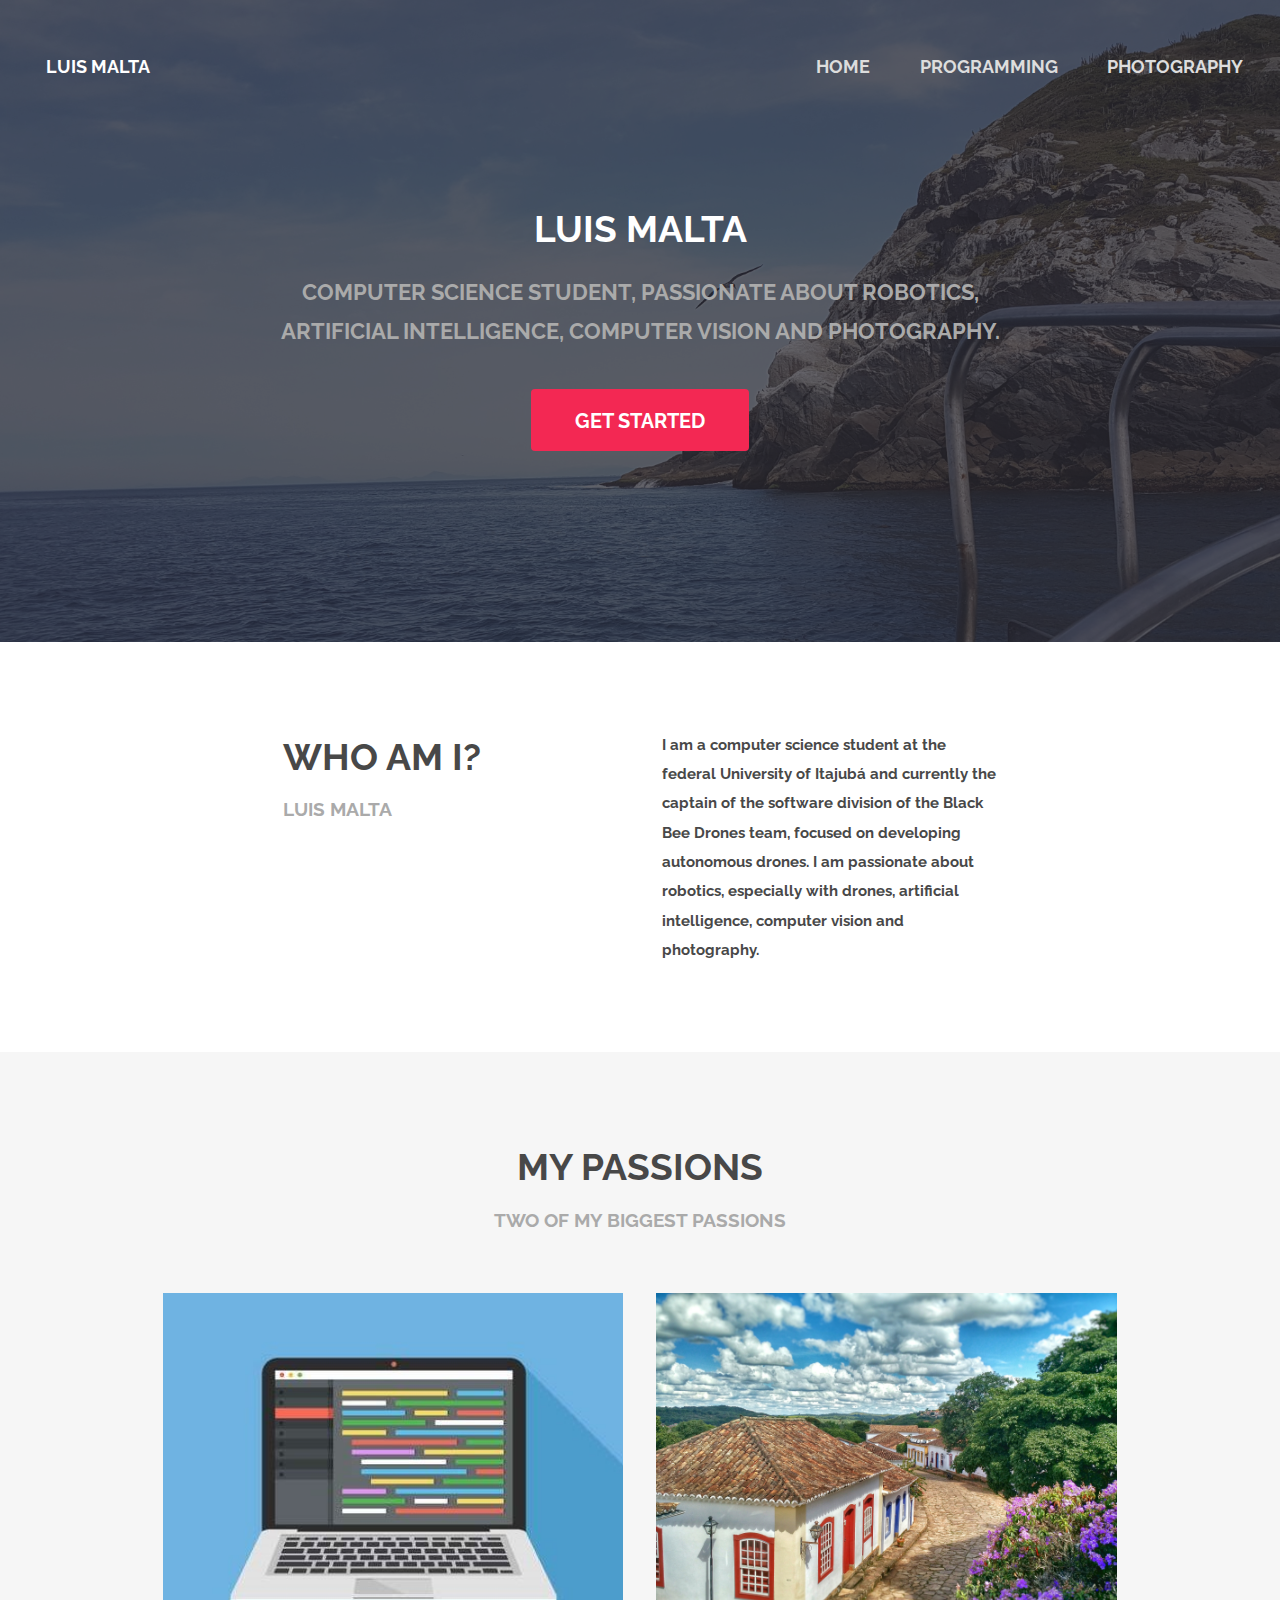
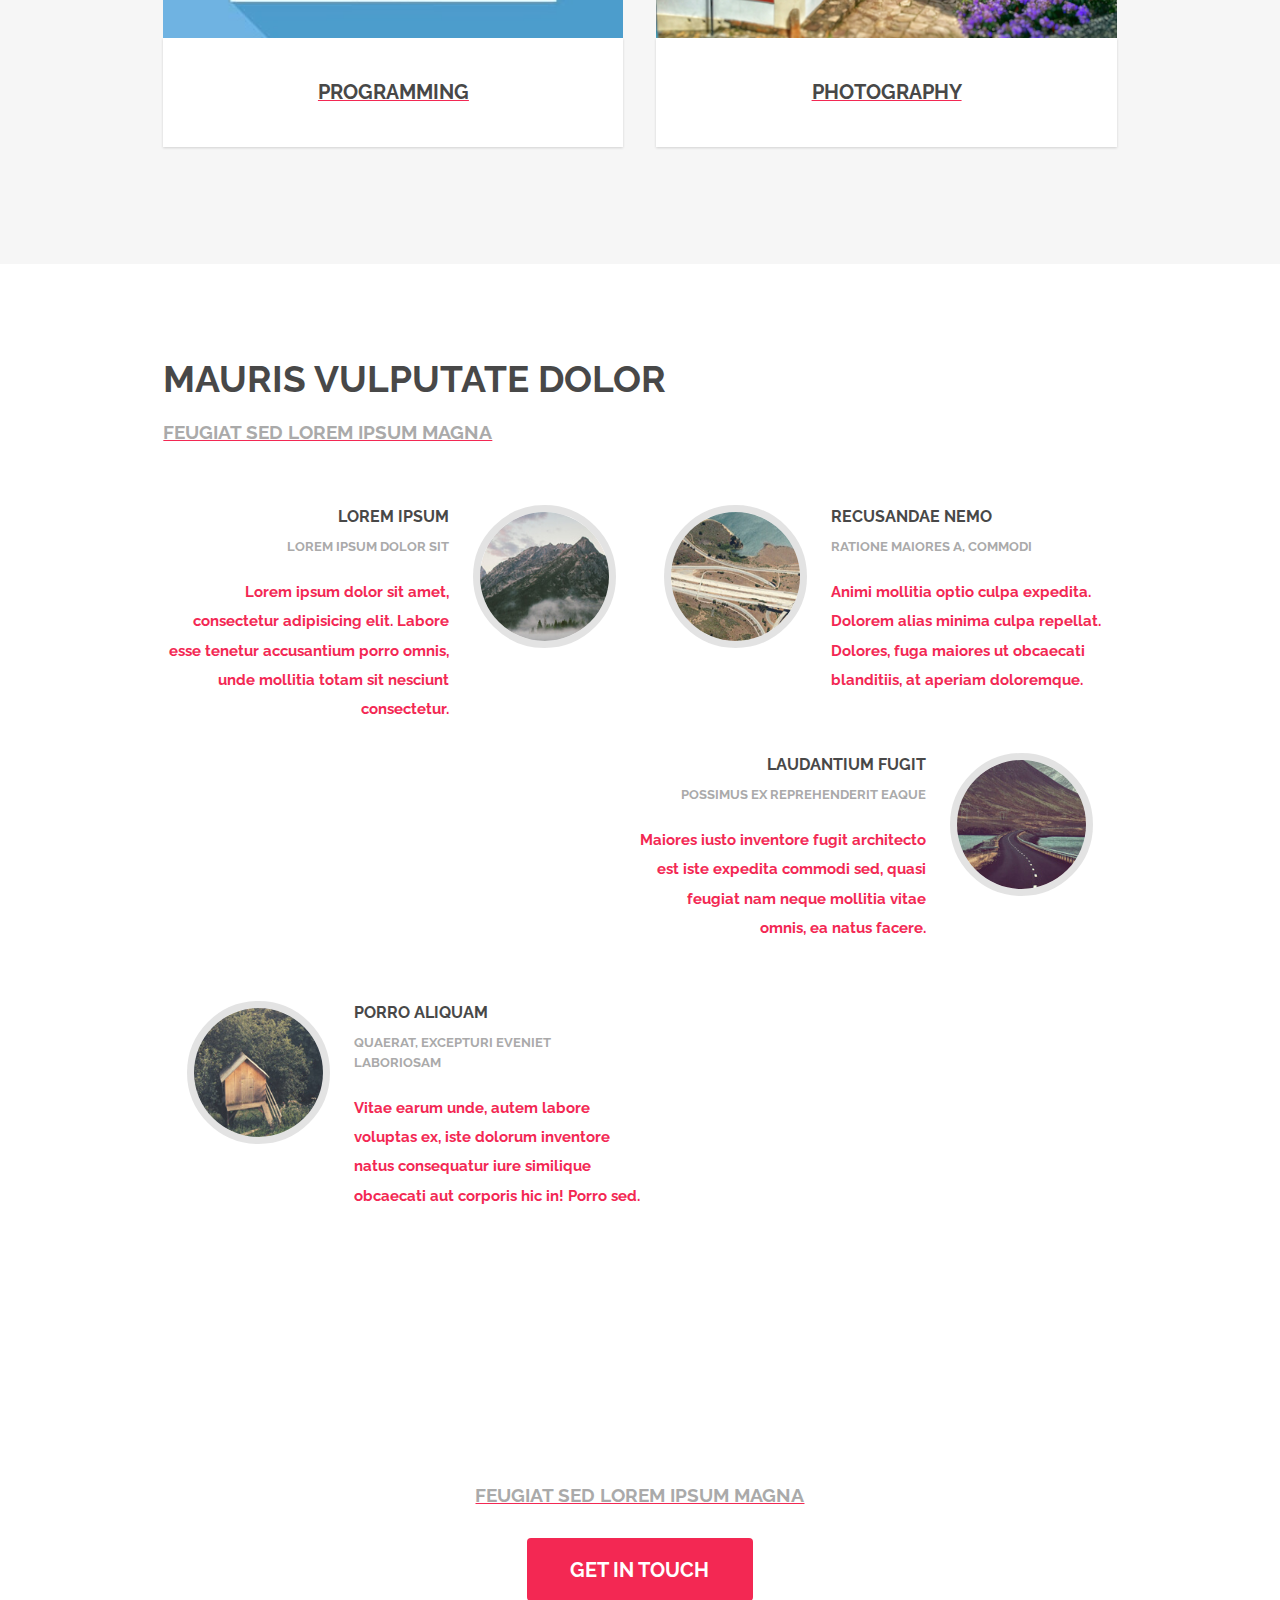
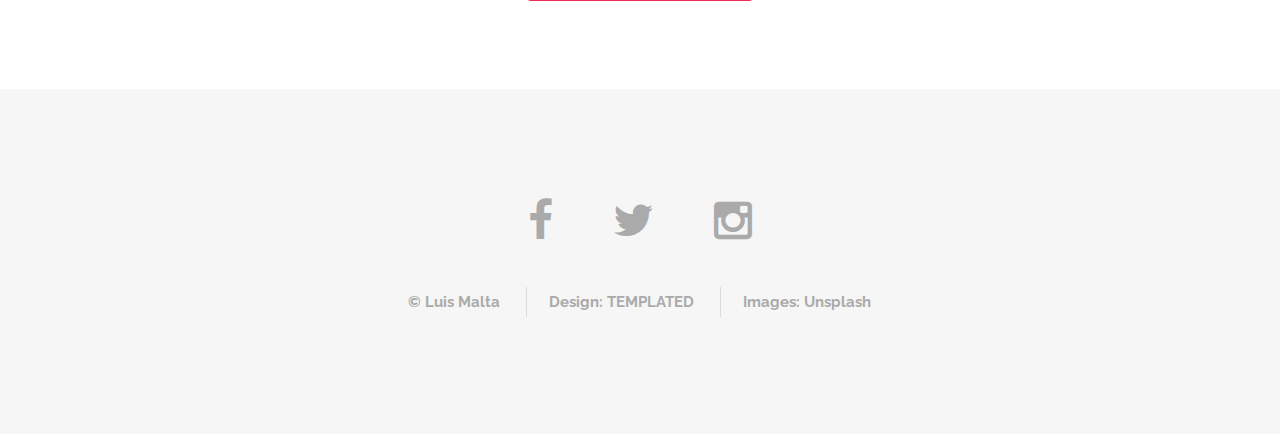
<file: index.html>
<!DOCTYPE HTML>
<!--
	Spatial by TEMPLATED
	templated.co @templatedco
	Released for free under the Creative Commons Attribution 3.0 license (templated.co/license)
-->
<html>
	<head>
		<title>Luis Malta</title>
		<meta charset="utf-8" />
		<meta name="viewport" content="width=device-width, initial-scale=1" />
		<link rel="stylesheet" href="assets/css/main.css" />
	</head>
	<body class="landing">

		<!-- Header -->
			<header id="header" class="alt">
				<h1><strong><a href="index.html">Luis Malta</a></h1>
				<nav id="nav">
					<ul>
						<li><a href="index.html">Home</a></li>
						<li><a href="programming.html">Programming</a></li>
						<li><a href="photography.html">Photography</a></li>
					</ul>
				</nav>
			</header>

			<a href="#menu" class="navPanelToggle"><span class="fa fa-bars"></span></a>

		<!-- Banner -->
			<section id="banner">
				<h2>Luis Malta</h2>
				<p>Computer science student, passionate about robotics,<br />  artificial intelligence, computer vision and photography.</p>
				<ul class="actions">
					<li><a href="#" class="button special big">Get Started</a></li>
				</ul>
			</section>

			<!-- One -->
				<section id="one" class="wrapper style1">
					<div class="container 75%">
						<div class="row 200%">
							<div class="6u 12u$(medium)">
								<header class="major">
									<h2>Who am I?</h2>
									<p>Luis Malta</p>
								</header>
							</div>
							<div class="6u$ 12u$(medium)">
								<p>I am a computer science student at the federal University of Itajubá and currently the captain of the software division of the Black Bee Drones team, focused on developing autonomous drones. I am passionate about robotics, especially with drones, artificial intelligence, computer vision and photography.</p>
							</div>
						</div>
					</div>
				</section>

			<!-- Two -->
				<section id="two" class="wrapper style2 special">
					<div class="container">
						<header class="major">
							<h2>My passions</h2>
							<p>Two of my biggest passions</p>
						</header>
						<div class="row 150%">
							<div class="6u 12u$(xsmall)">
								<a href="programming.html"><div class="image fit captioned">
									<img src="images/code_t.jpg" alt="" />
									<h3>Programming</h3>
								</div>
							</div>
							<div  class="6u$ 12u$(xsmall)">
								<a href="photography.html"><div class="image fit captioned">
									<img src="images/tiradentes.jpg" alt="" />
									<h3>Photography</h3>
								</div>
							</div>
						</div>
					</div>
				</section>

			<!-- Three -->
				<section id="three" class="wrapper style1">
					<div class="container">
						<header class="major special">
							<h2>Mauris vulputate dolor</h2>
							<p>Feugiat sed lorem ipsum magna</p>
						</header>
						<div class="feature-grid">
							<div class="feature">
								<div class="image rounded"><img src="images/pic04.jpg" alt="" /></div>
								<div class="content">
									<header>
										<h4>Lorem ipsum</h4>
										<p>Lorem ipsum dolor sit</p>
									</header>
									<p>Lorem ipsum dolor sit amet, consectetur adipisicing elit. Labore esse tenetur accusantium porro omnis, unde mollitia totam sit nesciunt consectetur.</p>
								</div>
							</div>
							<div class="feature">
								<div class="image rounded"><img src="images/pic05.jpg" alt="" /></div>
								<div class="content">
									<header>
										<h4>Recusandae nemo</h4>
										<p>Ratione maiores a, commodi</p>
									</header>
									<p>Animi mollitia optio culpa expedita. Dolorem alias minima culpa repellat. Dolores, fuga maiores ut obcaecati blanditiis, at aperiam doloremque.</p>
								</div>
							</div>
							<div class="feature">
								<div class="image rounded"><img src="images/pic06.jpg" alt="" /></div>
								<div class="content">
									<header>
										<h4>Laudantium fugit</h4>
										<p>Possimus ex reprehenderit eaque</p>
									</header>
									<p>Maiores iusto inventore fugit architecto est iste expedita commodi sed, quasi feugiat nam neque mollitia vitae omnis, ea natus facere.</p>
								</div>
							</div>
							<div class="feature">
								<div class="image rounded"><img src="images/pic07.jpg" alt="" /></div>
								<div class="content">
									<header>
										<h4>Porro aliquam</h4>
										<p>Quaerat, excepturi eveniet laboriosam</p>
									</header>
									<p>Vitae earum unde, autem labore voluptas ex, iste dolorum inventore natus consequatur iure similique obcaecati aut corporis hic in! Porro sed.</p>
								</div>
							</div>
						</div>
					</div>
				</section>

			<!-- Four -->
				<section id="four" class="wrapper style3 special">
					<div class="container">
						<header class="major">
							<h2>Aenean elementum ligula</h2>
							<p>Feugiat sed lorem ipsum magna</p>
						</header>
						<ul class="actions">
							<li><a href="#" class="button special big">Get in touch</a></li>
						</ul>
					</div>
				</section>

		<!-- Footer -->
			<footer id="footer">
				<div class="container">
					<ul class="icons">
						<li><a href="https://www.facebook.com/luisotavio.malta" class="icon fa-facebook"></a></li>
						<li><a href="https://twitter.com/LuisMalta0" class="icon fa-twitter"></a></li>
						<li><a href="https://www.instagram.com/luisotaviomalta" class="icon fa-instagram"></a></li>
					</ul>
					<ul class="copyright">
						<li>&copy; Luis Malta</li>
						<li>Design: <a href="http://templated.co">TEMPLATED</a></li>
						<li>Images: <a href="http://unsplash.com">Unsplash</a></li>
					</ul>
				</div>
			</footer>

		<!-- Scripts -->
			<script src="assets/js/jquery.min.js"></script>
			<script src="assets/js/skel.min.js"></script>
			<script src="assets/js/util.js"></script>
			<script src="assets/js/main.js"></script>

	</body>
</html>
</file>
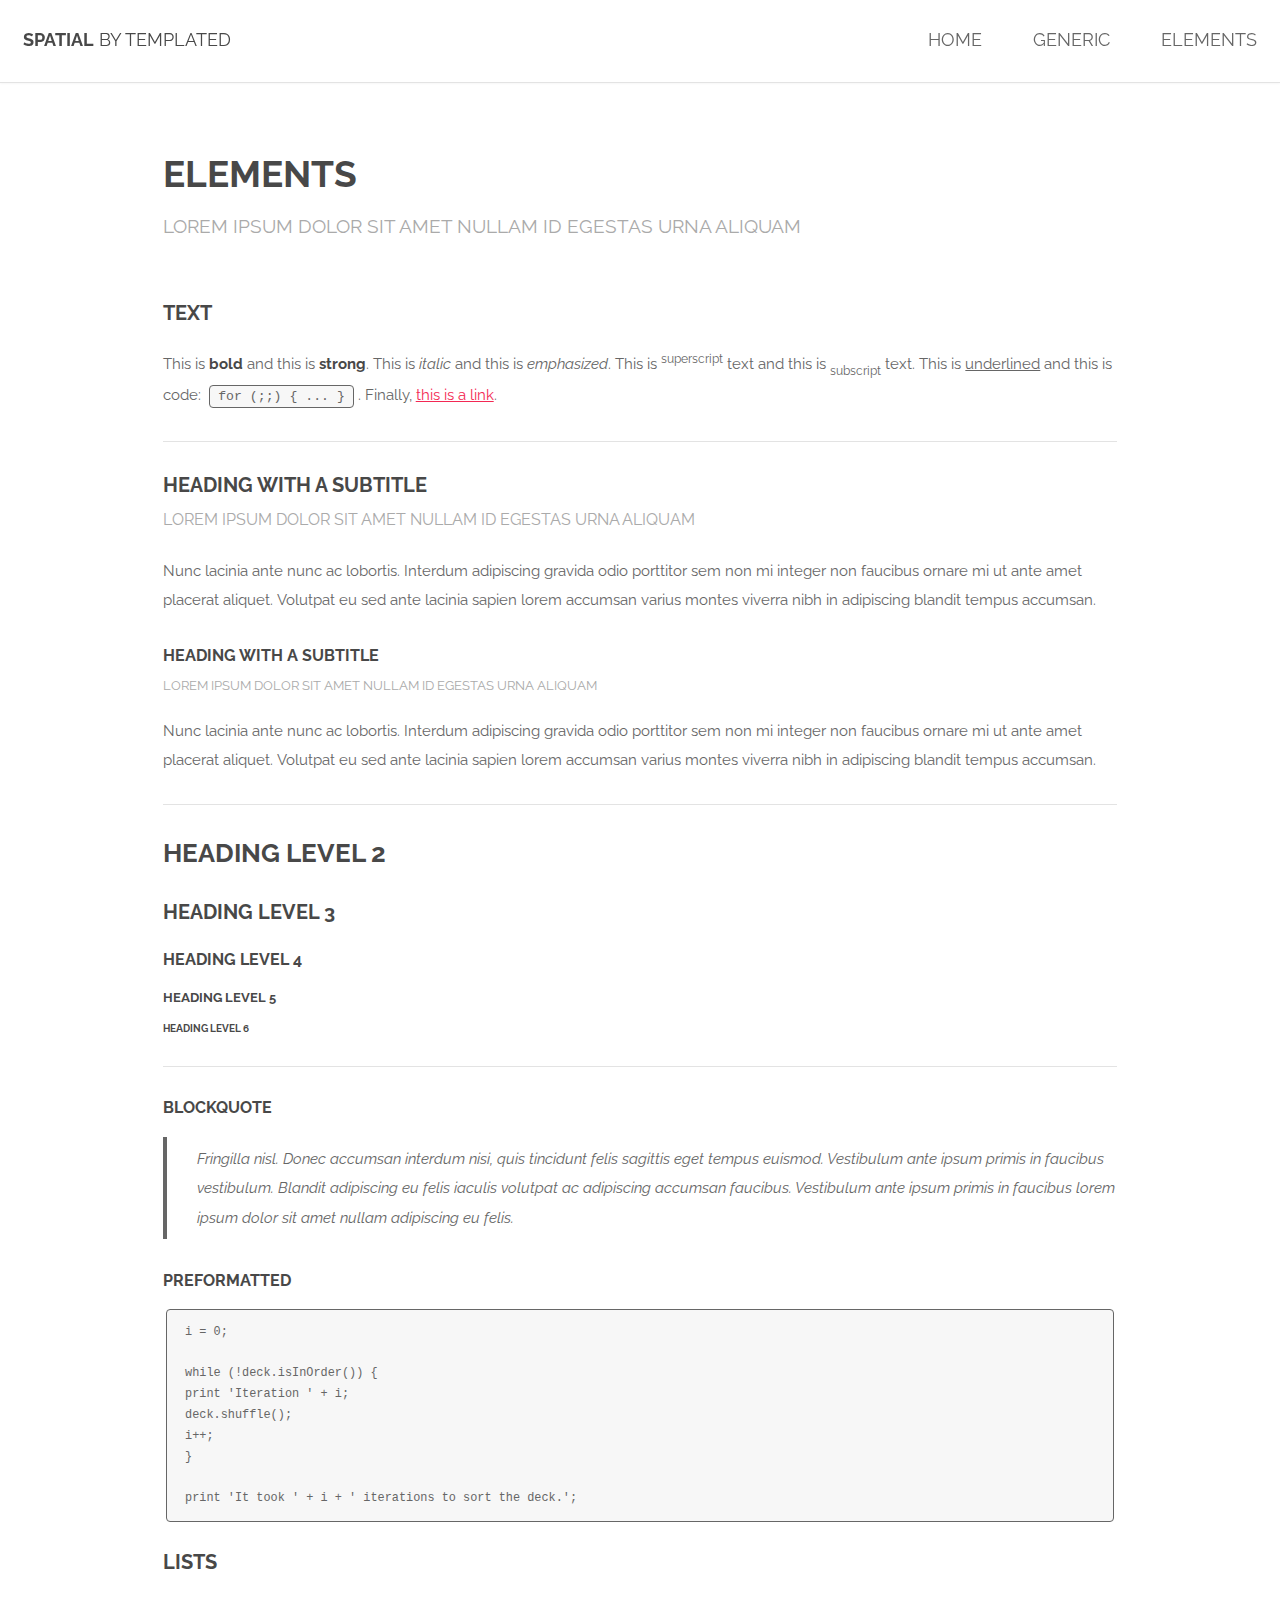
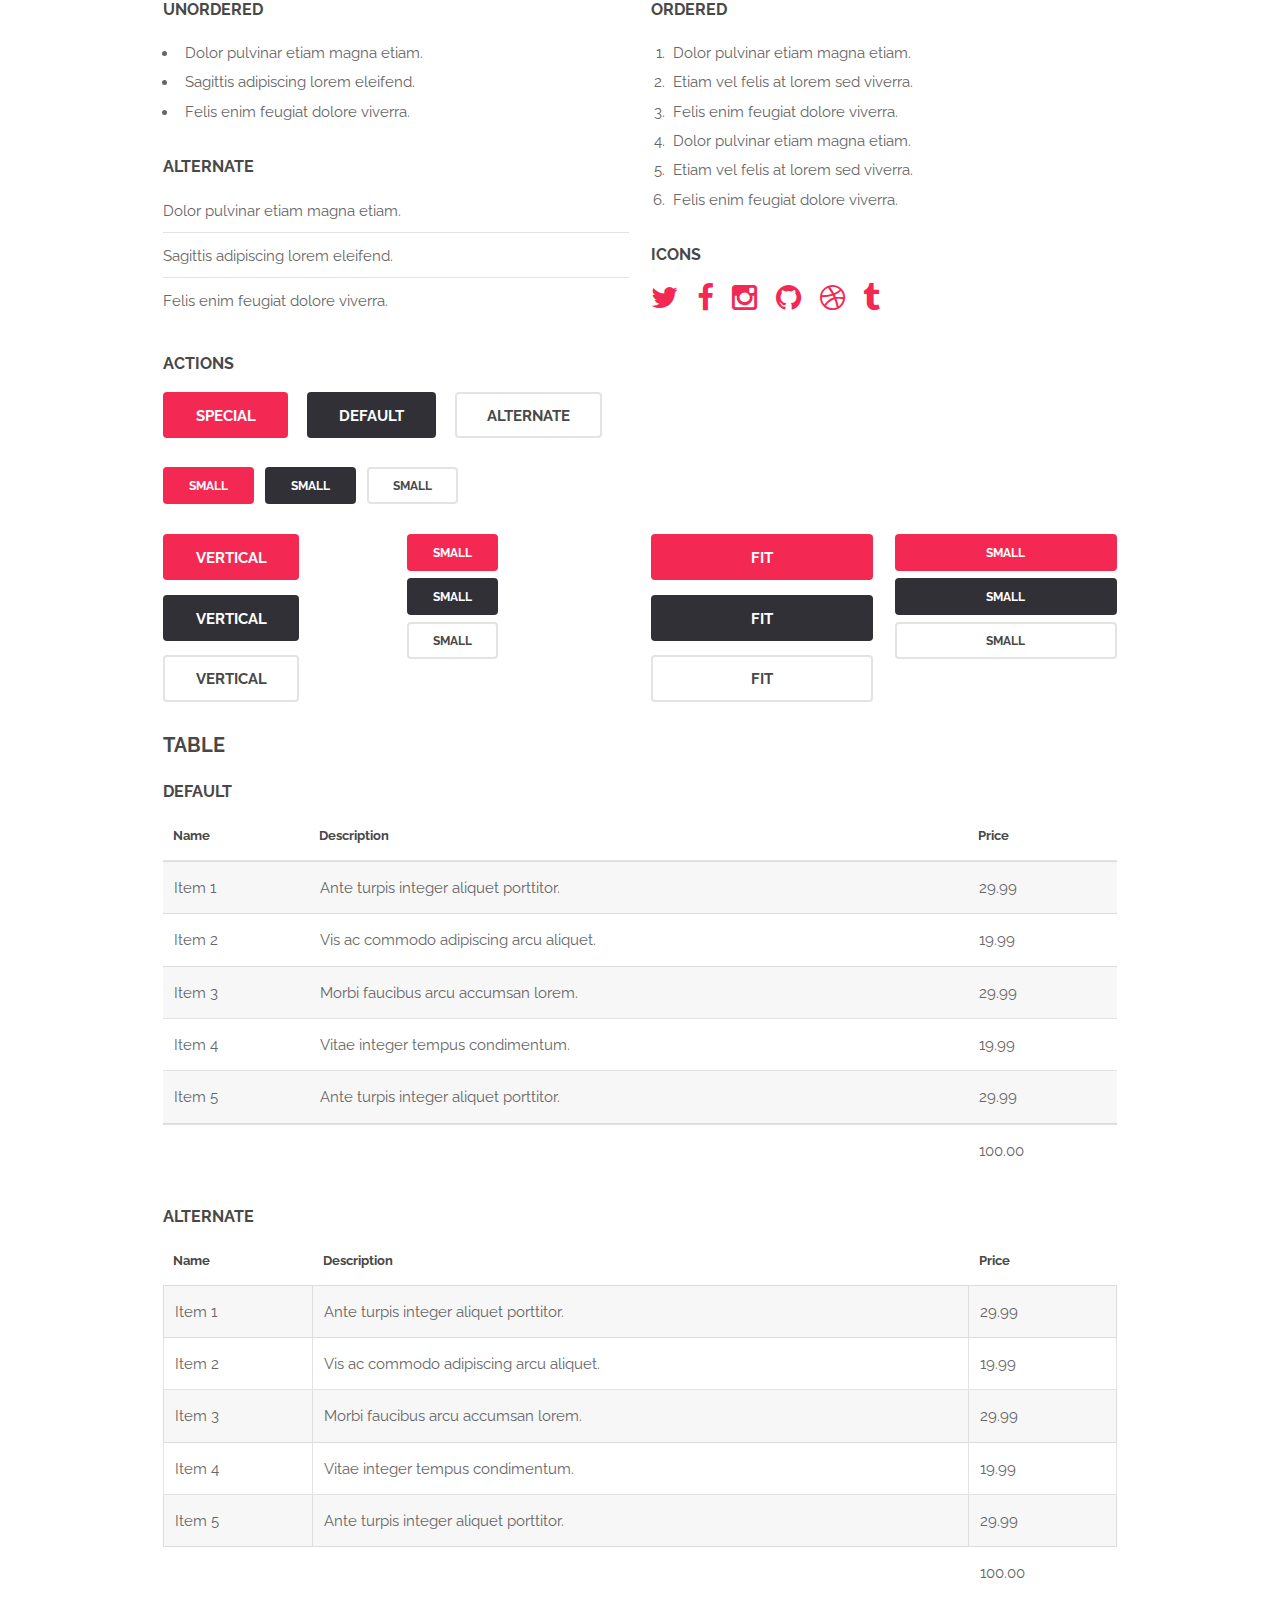
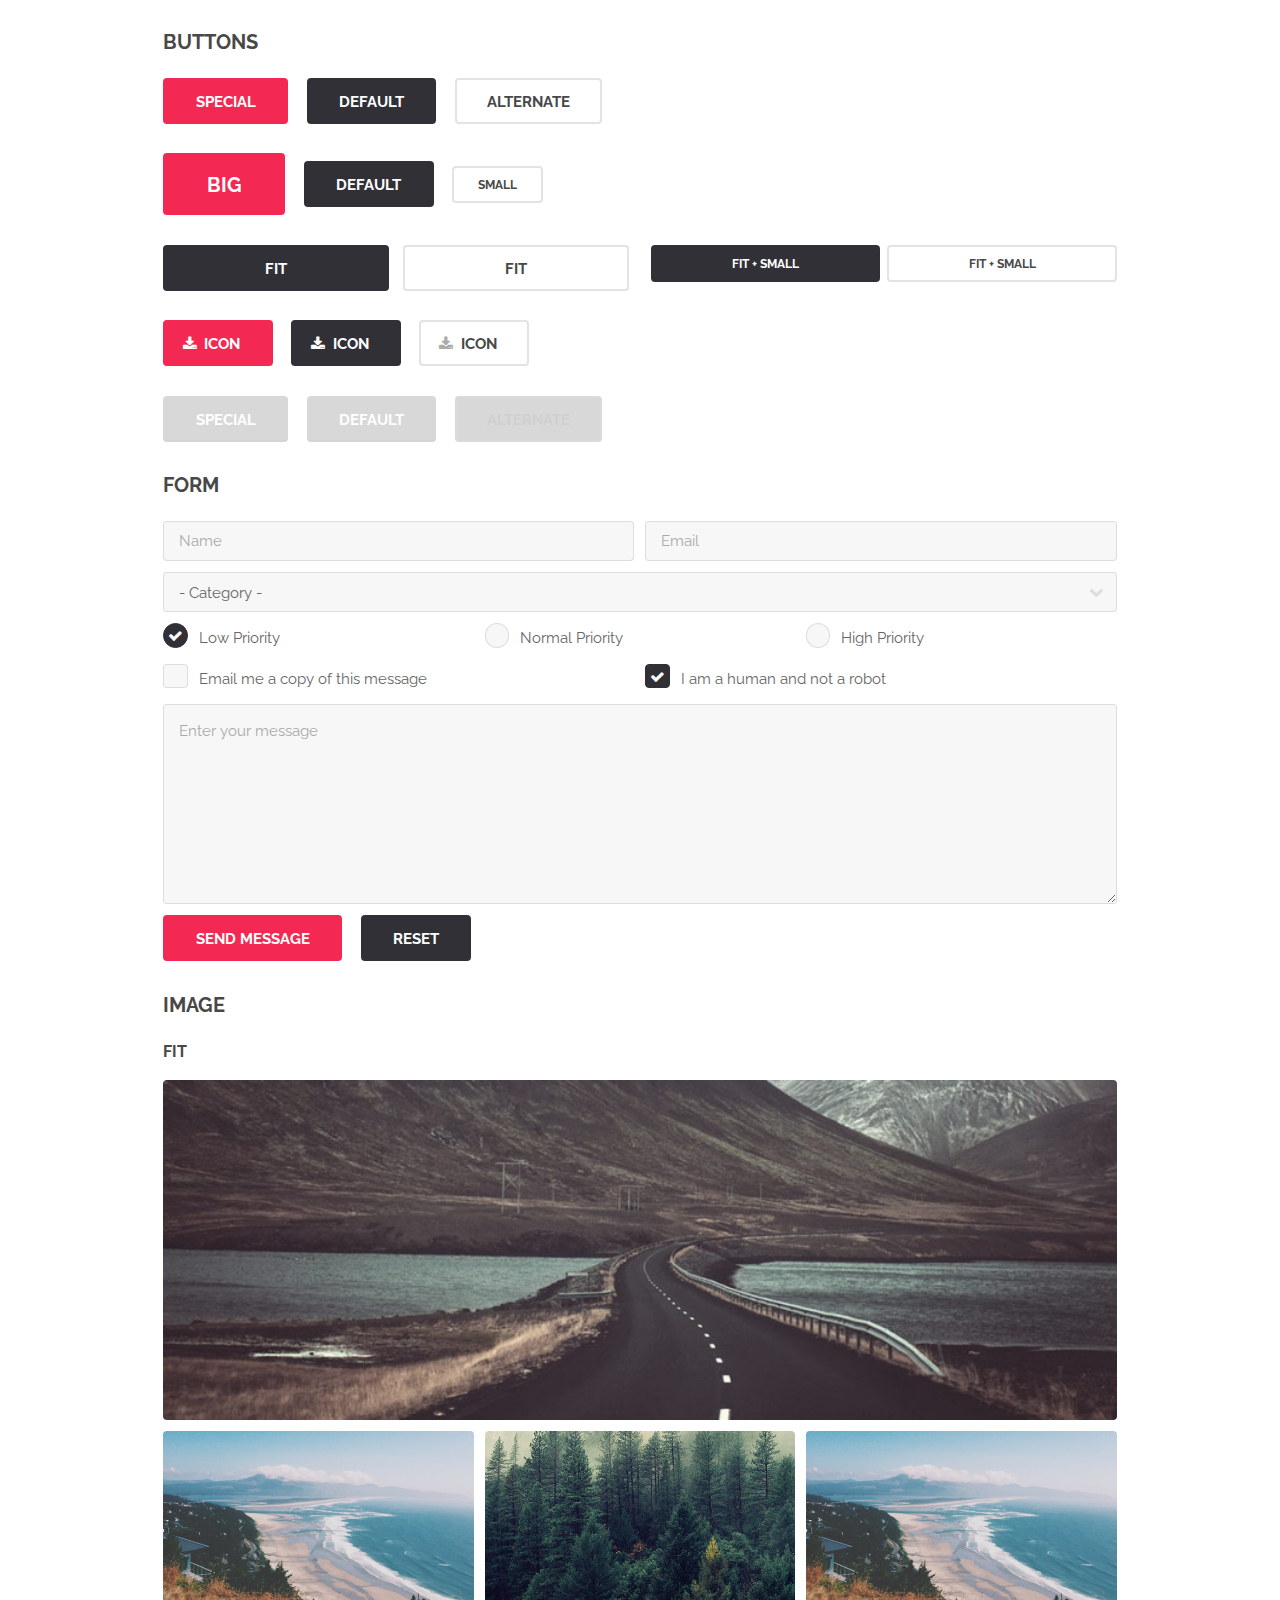
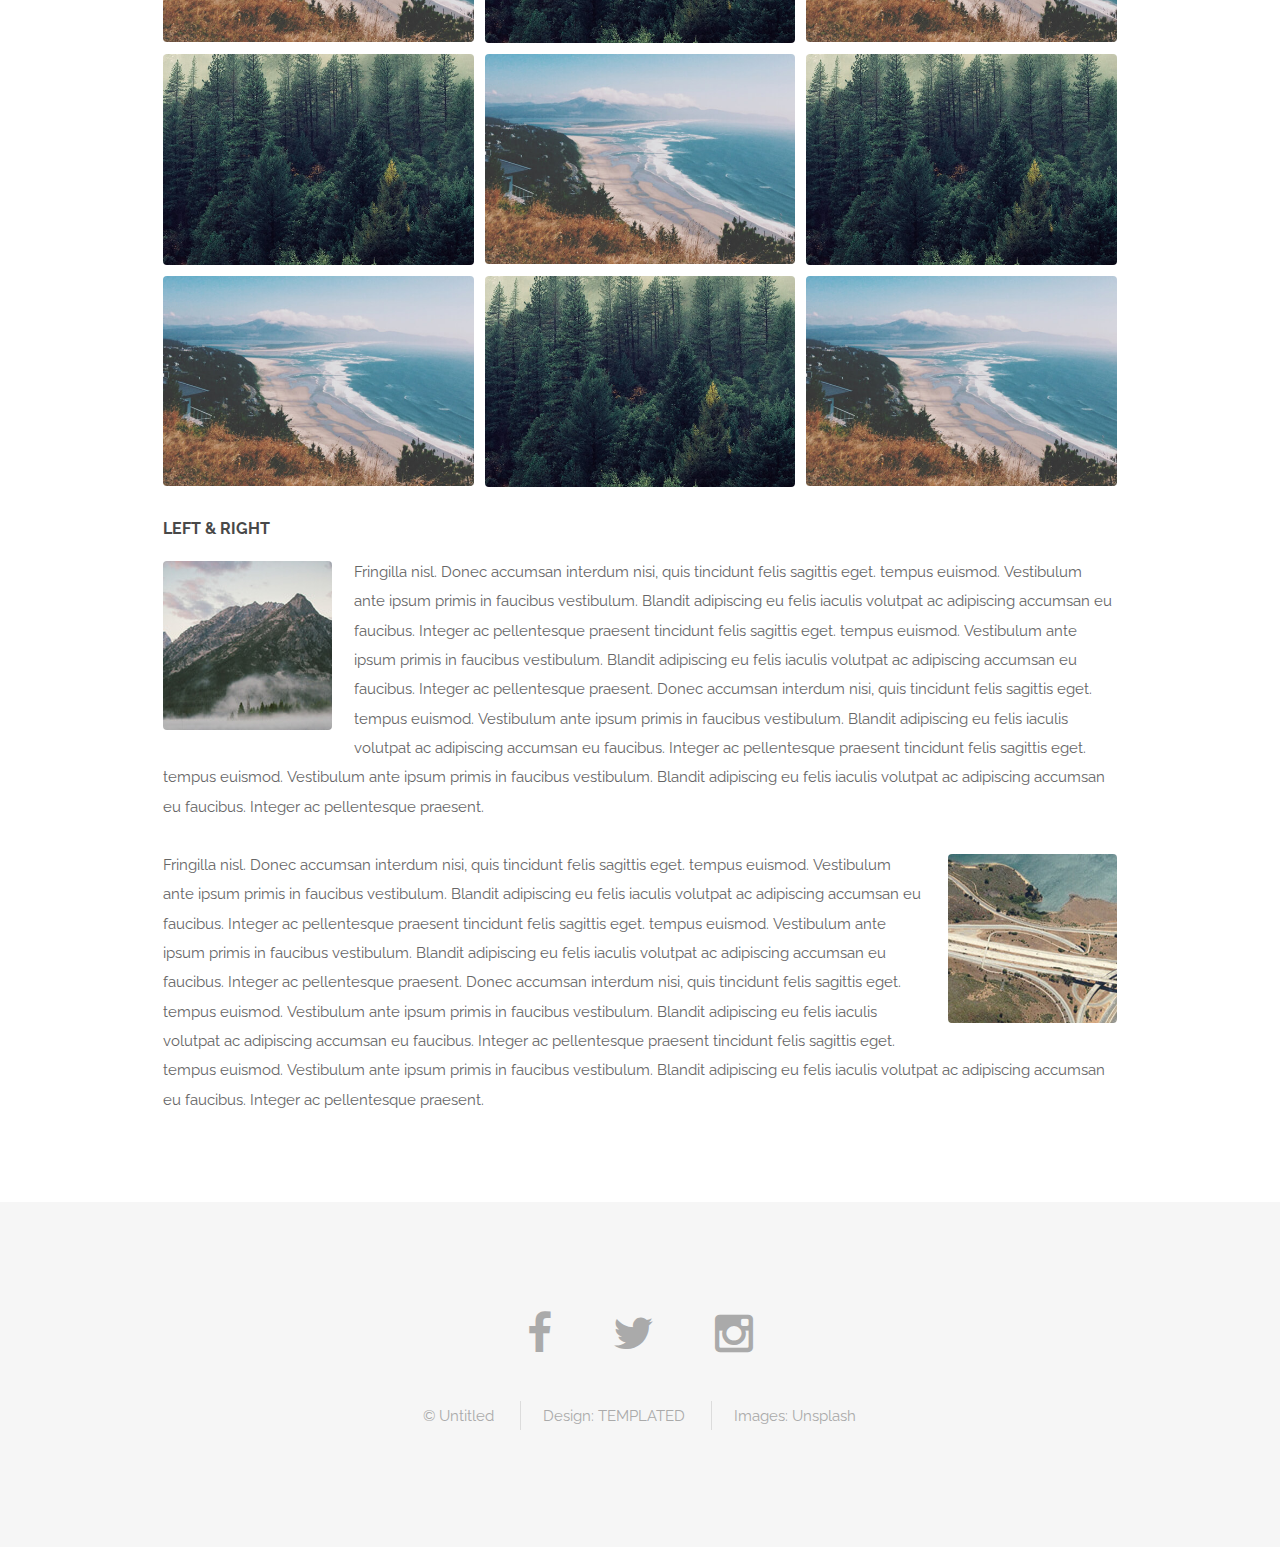
<file: elements.html>
<!DOCTYPE HTML>
<!--
	Spatial by TEMPLATED
	templated.co @templatedco
	Released for free under the Creative Commons Attribution 3.0 license (templated.co/license)
-->
<html>
	<head>
		<title>Elements - Spatial by TEMPLATED</title>
		<meta charset="utf-8" />
		<meta name="viewport" content="width=device-width, initial-scale=1" />
		<link rel="stylesheet" href="assets/css/main.css" />
	</head>
	<body>

		<!-- Header -->
			<header id="header">
				<h1><strong><a href="index.html">Spatial</a></strong> by Templated</h1>
				<nav id="nav">
					<ul>
						<li><a href="index.html">Home</a></li>
						<li><a href="generic.html">Generic</a></li>
						<li><a href="elements.html">Elements</a></li>
					</ul>
				</nav>
			</header>

			<a href="#menu" class="navPanelToggle"><span class="fa fa-bars"></span></a>

		<!-- Main -->
			<section id="main" class="wrapper">
				<div class="container">
					<header class="major special">
						<h2>Elements</h2>
						<p>Lorem ipsum dolor sit amet nullam id egestas urna aliquam</p>
					</header>

					<!-- Text -->
						<section>
							<h3>Text</h3>
							<p>This is <b>bold</b> and this is <strong>strong</strong>. This is <i>italic</i> and this is <em>emphasized</em>.
							This is <sup>superscript</sup> text and this is <sub>subscript</sub> text.
							This is <u>underlined</u> and this is code: <code>for (;;) { ... }</code>. Finally, <a href="#">this is a link</a>.</p>

							<hr />

							<header>
								<h3>Heading with a Subtitle</h3>
								<p>Lorem ipsum dolor sit amet nullam id egestas urna aliquam</p>
							</header>
							<p>Nunc lacinia ante nunc ac lobortis. Interdum adipiscing gravida odio porttitor sem non mi integer non faucibus ornare mi ut ante amet placerat aliquet. Volutpat eu sed ante lacinia sapien lorem accumsan varius montes viverra nibh in adipiscing blandit tempus accumsan.</p>
							<header>
								<h4>Heading with a Subtitle</h4>
								<p>Lorem ipsum dolor sit amet nullam id egestas urna aliquam</p>
							</header>
							<p>Nunc lacinia ante nunc ac lobortis. Interdum adipiscing gravida odio porttitor sem non mi integer non faucibus ornare mi ut ante amet placerat aliquet. Volutpat eu sed ante lacinia sapien lorem accumsan varius montes viverra nibh in adipiscing blandit tempus accumsan.</p>

							<hr />

							<h2>Heading Level 2</h2>
							<h3>Heading Level 3</h3>
							<h4>Heading Level 4</h4>
							<h5>Heading Level 5</h5>
							<h6>Heading Level 6</h6>

							<hr />

							<h4>Blockquote</h4>
							<blockquote>Fringilla nisl. Donec accumsan interdum nisi, quis tincidunt felis sagittis eget tempus euismod. Vestibulum ante ipsum primis in faucibus vestibulum. Blandit adipiscing eu felis iaculis volutpat ac adipiscing accumsan faucibus. Vestibulum ante ipsum primis in faucibus lorem ipsum dolor sit amet nullam adipiscing eu felis.</blockquote>

							<h4>Preformatted</h4>
							<pre><code>i = 0;

while (!deck.isInOrder()) {
print 'Iteration ' + i;
deck.shuffle();
i++;
}

print 'It took ' + i + ' iterations to sort the deck.';</code></pre>
						</section>

					<!-- Lists -->
						<section>
							<h3>Lists</h3>
							<div class="row">
								<div class="6u 12u$(xsmall)">

									<h4>Unordered</h4>
									<ul>
										<li>Dolor pulvinar etiam magna etiam.</li>
										<li>Sagittis adipiscing lorem eleifend.</li>
										<li>Felis enim feugiat dolore viverra.</li>
									</ul>

									<h4>Alternate</h4>
									<ul class="alt">
										<li>Dolor pulvinar etiam magna etiam.</li>
										<li>Sagittis adipiscing lorem eleifend.</li>
										<li>Felis enim feugiat dolore viverra.</li>
									</ul>

								</div>
								<div class="6u$ 12u$(xsmall)">

									<h4>Ordered</h4>
									<ol>
										<li>Dolor pulvinar etiam magna etiam.</li>
										<li>Etiam vel felis at lorem sed viverra.</li>
										<li>Felis enim feugiat dolore viverra.</li>
										<li>Dolor pulvinar etiam magna etiam.</li>
										<li>Etiam vel felis at lorem sed viverra.</li>
										<li>Felis enim feugiat dolore viverra.</li>
									</ol>

									<h4>Icons</h4>
									<ul class="icons">
										<li><a href="#" class="icon fa-twitter"><span class="label">Twitter</span></a></li>
										<li><a href="#" class="icon fa-facebook"><span class="label">Facebook</span></a></li>
										<li><a href="#" class="icon fa-instagram"><span class="label">Instagram</span></a></li>
										<li><a href="#" class="icon fa-github"><span class="label">Github</span></a></li>
										<li><a href="#" class="icon fa-dribbble"><span class="label">Dribbble</span></a></li>
										<li><a href="#" class="icon fa-tumblr"><span class="label">Tumblr</span></a></li>
									</ul>

								</div>
							</div>

							<h4>Actions</h4>
							<ul class="actions">
								<li><a href="#" class="button special">Special</a></li>
								<li><a href="#" class="button">Default</a></li>
								<li><a href="#" class="button alt">Alternate</a></li>
							</ul>
							<ul class="actions small">
								<li><a href="#" class="button special small">Small</a></li>
								<li><a href="#" class="button small">Small</a></li>
								<li><a href="#" class="button alt small">Small</a></li>
							</ul>
							<div class="row">
								<div class="3u 6u(small) 12u$(xsmall)">
									<ul class="actions vertical">
										<li><a href="#" class="button special">Vertical</a></li>
										<li><a href="#" class="button">Vertical</a></li>
										<li><a href="#" class="button alt">Vertical</a></li>
									</ul>
								</div>
								<div class="3u 6u$(small) 12u$(xsmall)">
									<ul class="actions vertical small">
										<li><a href="#" class="button special small">Small</a></li>
										<li><a href="#" class="button small">Small</a></li>
										<li><a href="#" class="button alt small">Small</a></li>
									</ul>
								</div>
								<div class="3u 6u(small) 12u$(xsmall)">
									<ul class="actions vertical">
										<li><a href="#" class="button special fit">Fit</a></li>
										<li><a href="#" class="button fit">Fit</a></li>
										<li><a href="#" class="button alt fit">Fit</a></li>
									</ul>
								</div>
								<div class="3u$ 6u$(small) 12u$(xsmall)">
									<ul class="actions vertical small">
										<li><a href="#" class="button special small fit">Small</a></li>
										<li><a href="#" class="button small fit">Small</a></li>
										<li><a href="#" class="button alt small fit">Small</a></li>
									</ul>
								</div>
							</div>
						</section>

					<!-- Table -->
						<section>
							<h3>Table</h3>
							<h4>Default</h4>
							<div class="table-wrapper">
								<table>
									<thead>
										<tr>
											<th>Name</th>
											<th>Description</th>
											<th>Price</th>
										</tr>
									</thead>
									<tbody>
										<tr>
											<td>Item 1</td>
											<td>Ante turpis integer aliquet porttitor.</td>
											<td>29.99</td>
										</tr>
										<tr>
											<td>Item 2</td>
											<td>Vis ac commodo adipiscing arcu aliquet.</td>
											<td>19.99</td>
										</tr>
										<tr>
											<td>Item 3</td>
											<td> Morbi faucibus arcu accumsan lorem.</td>
											<td>29.99</td>
										</tr>
										<tr>
											<td>Item 4</td>
											<td>Vitae integer tempus condimentum.</td>
											<td>19.99</td>
										</tr>
										<tr>
											<td>Item 5</td>
											<td>Ante turpis integer aliquet porttitor.</td>
											<td>29.99</td>
										</tr>
									</tbody>
									<tfoot>
										<tr>
											<td colspan="2"></td>
											<td>100.00</td>
										</tr>
									</tfoot>
								</table>
							</div>
							<h4>Alternate</h4>
							<div class="table-wrapper">
								<table class="alt">
									<thead>
										<tr>
											<th>Name</th>
											<th>Description</th>
											<th>Price</th>
										</tr>
									</thead>
									<tbody>
										<tr>
											<td>Item 1</td>
											<td>Ante turpis integer aliquet porttitor.</td>
											<td>29.99</td>
										</tr>
										<tr>
											<td>Item 2</td>
											<td>Vis ac commodo adipiscing arcu aliquet.</td>
											<td>19.99</td>
										</tr>
										<tr>
											<td>Item 3</td>
											<td> Morbi faucibus arcu accumsan lorem.</td>
											<td>29.99</td>
										</tr>
										<tr>
											<td>Item 4</td>
											<td>Vitae integer tempus condimentum.</td>
											<td>19.99</td>
										</tr>
										<tr>
											<td>Item 5</td>
											<td>Ante turpis integer aliquet porttitor.</td>
											<td>29.99</td>
										</tr>
									</tbody>
									<tfoot>
										<tr>
											<td colspan="2"></td>
											<td>100.00</td>
										</tr>
									</tfoot>
								</table>
							</div>
						</section>

					<!-- Buttons -->
						<section>
							<h3>Buttons</h3>
							<ul class="actions">
								<li><a href="#" class="button special">Special</a></li>
								<li><a href="#" class="button">Default</a></li>
								<li><a href="#" class="button alt">Alternate</a></li>
							</ul>
							<ul class="actions">
								<li><a href="#" class="button special big">Big</a></li>
								<li><a href="#" class="button">Default</a></li>
								<li><a href="#" class="button alt small">Small</a></li>
							</ul>
							<div class="row">
								<div class="6u 12u$(xsmall)">
									<ul class="actions fit">
										<li><a href="#" class="button fit">Fit</a></li>
										<li><a href="#" class="button alt fit">Fit</a></li>
									</ul>
								</div>
								<div class="6u$ 12u$(xsmall)">
									<ul class="actions fit small">
										<li><a href="#" class="button fit small">Fit + Small</a></li>
										<li><a href="#" class="button alt fit small">Fit + Small</a></li>
									</ul>
								</div>
							</div>
							<ul class="actions">
								<li><a href="#" class="button special icon fa-download">Icon</a></li>
								<li><a href="#" class="button icon fa-download">Icon</a></li>
								<li><a href="#" class="button alt icon fa-download">Icon</a></li>
							</ul>
							<ul class="actions">
								<li><span class="button special disabled">Special</span></li>
								<li><span class="button disabled">Default</span></li>
								<li><span class="button alt disabled">Alternate</span></li>
							</ul>
						</section>

					<!-- Form -->
						<section>
							<h3>Form</h3>
							<form method="post" action="#">
								<div class="row uniform 50%">
									<div class="6u 12u$(xsmall)">
										<input type="text" name="name" id="name" value="" placeholder="Name" />
									</div>
									<div class="6u$ 12u$(xsmall)">
										<input type="email" name="email" id="email" value="" placeholder="Email" />
									</div>
									<div class="12u$">
										<div class="select-wrapper">
											<select name="category" id="category">
												<option value="">- Category -</option>
												<option value="1">Manufacturing</option>
												<option value="1">Shipping</option>
												<option value="1">Administration</option>
												<option value="1">Human Resources</option>
											</select>
										</div>
									</div>
									<div class="4u 12u$(xsmall)">
										<input type="radio" id="priority-low" name="priority" checked>
										<label for="priority-low">Low Priority</label>
									</div>
									<div class="4u 12u$(xsmall)">
										<input type="radio" id="priority-normal" name="priority">
										<label for="priority-normal">Normal Priority</label>
									</div>
									<div class="4u$ 12u$(xsmall)">
										<input type="radio" id="priority-high" name="priority">
										<label for="priority-high">High Priority</label>
									</div>
									<div class="6u 12u$(small)">
										<input type="checkbox" id="copy" name="copy">
										<label for="copy">Email me a copy of this message</label>
									</div>
									<div class="6u$ 12u$(small)">
										<input type="checkbox" id="human" name="human" checked>
										<label for="human">I am a human and not a robot</label>
									</div>
									<div class="12u$">
										<textarea name="message" id="message" placeholder="Enter your message" rows="6"></textarea>
									</div>
									<div class="12u$">
										<ul class="actions">
											<li><input type="submit" value="Send Message" class="special" /></li>
											<li><input type="reset" value="Reset" /></li>
										</ul>
									</div>
								</div>
							</form>
						</section>

					<!-- Image -->
						<section>
							<h3>Image</h3>
							<h4>Fit</h4>
							<div class="box alt">
								<div class="row 50% uniform">
									<div class="12u$"><span class="image fit"><img src="images/pic01.jpg" alt="" /></span></div>
									<div class="4u"><span class="image fit"><img src="images/pic02.jpg" alt="" /></span></div>
									<div class="4u"><span class="image fit"><img src="images/pic03.jpg" alt="" /></span></div>
									<div class="4u$"><span class="image fit"><img src="images/pic02.jpg" alt="" /></span></div>
									<div class="4u"><span class="image fit"><img src="images/pic03.jpg" alt="" /></span></div>
									<div class="4u"><span class="image fit"><img src="images/pic02.jpg" alt="" /></span></div>
									<div class="4u$"><span class="image fit"><img src="images/pic03.jpg" alt="" /></span></div>
									<div class="4u"><span class="image fit"><img src="images/pic02.jpg" alt="" /></span></div>
									<div class="4u"><span class="image fit"><img src="images/pic03.jpg" alt="" /></span></div>
									<div class="4u$"><span class="image fit"><img src="images/pic02.jpg" alt="" /></span></div>
								</div>
							</div>

							<h4>Left &amp; Right</h4>
							<p><span class="image left"><img src="images/pic04.jpg" alt="" /></span>Fringilla nisl. Donec accumsan interdum nisi, quis tincidunt felis sagittis eget. tempus euismod. Vestibulum ante ipsum primis in faucibus vestibulum. Blandit adipiscing eu felis iaculis volutpat ac adipiscing accumsan eu faucibus. Integer ac pellentesque praesent tincidunt felis sagittis eget. tempus euismod. Vestibulum ante ipsum primis in faucibus vestibulum. Blandit adipiscing eu felis iaculis volutpat ac adipiscing accumsan eu faucibus. Integer ac pellentesque praesent. Donec accumsan interdum nisi, quis tincidunt felis sagittis eget. tempus euismod. Vestibulum ante ipsum primis in faucibus vestibulum. Blandit adipiscing eu felis iaculis volutpat ac adipiscing accumsan eu faucibus. Integer ac pellentesque praesent tincidunt felis sagittis eget. tempus euismod. Vestibulum ante ipsum primis in faucibus vestibulum. Blandit adipiscing eu felis iaculis volutpat ac adipiscing accumsan eu faucibus. Integer ac pellentesque praesent.</p>
							<p><span class="image right"><img src="images/pic05.jpg" alt="" /></span>Fringilla nisl. Donec accumsan interdum nisi, quis tincidunt felis sagittis eget. tempus euismod. Vestibulum ante ipsum primis in faucibus vestibulum. Blandit adipiscing eu felis iaculis volutpat ac adipiscing accumsan eu faucibus. Integer ac pellentesque praesent tincidunt felis sagittis eget. tempus euismod. Vestibulum ante ipsum primis in faucibus vestibulum. Blandit adipiscing eu felis iaculis volutpat ac adipiscing accumsan eu faucibus. Integer ac pellentesque praesent. Donec accumsan interdum nisi, quis tincidunt felis sagittis eget. tempus euismod. Vestibulum ante ipsum primis in faucibus vestibulum. Blandit adipiscing eu felis iaculis volutpat ac adipiscing accumsan eu faucibus. Integer ac pellentesque praesent tincidunt felis sagittis eget. tempus euismod. Vestibulum ante ipsum primis in faucibus vestibulum. Blandit adipiscing eu felis iaculis volutpat ac adipiscing accumsan eu faucibus. Integer ac pellentesque praesent.</p>
						</section>

				</div>
			</section>

		<!-- Footer -->
			<footer id="footer">
				<div class="container">
					<ul class="icons">
						<li><a href="#" class="icon fa-facebook"></a></li>
						<li><a href="#" class="icon fa-twitter"></a></li>
						<li><a href="#" class="icon fa-instagram"></a></li>
					</ul>
					<ul class="copyright">
						<li>&copy; Untitled</li>
						<li>Design: <a href="http://templated.co">TEMPLATED</a></li>
						<li>Images: <a href="http://unsplash.com">Unsplash</a></li>
					</ul>
				</div>
			</footer>

		<!-- Scripts -->
			<script src="assets/js/jquery.min.js"></script>
			<script src="assets/js/skel.min.js"></script>
			<script src="assets/js/util.js"></script>
			<script src="assets/js/main.js"></script>

	</body>
</html>
</file>
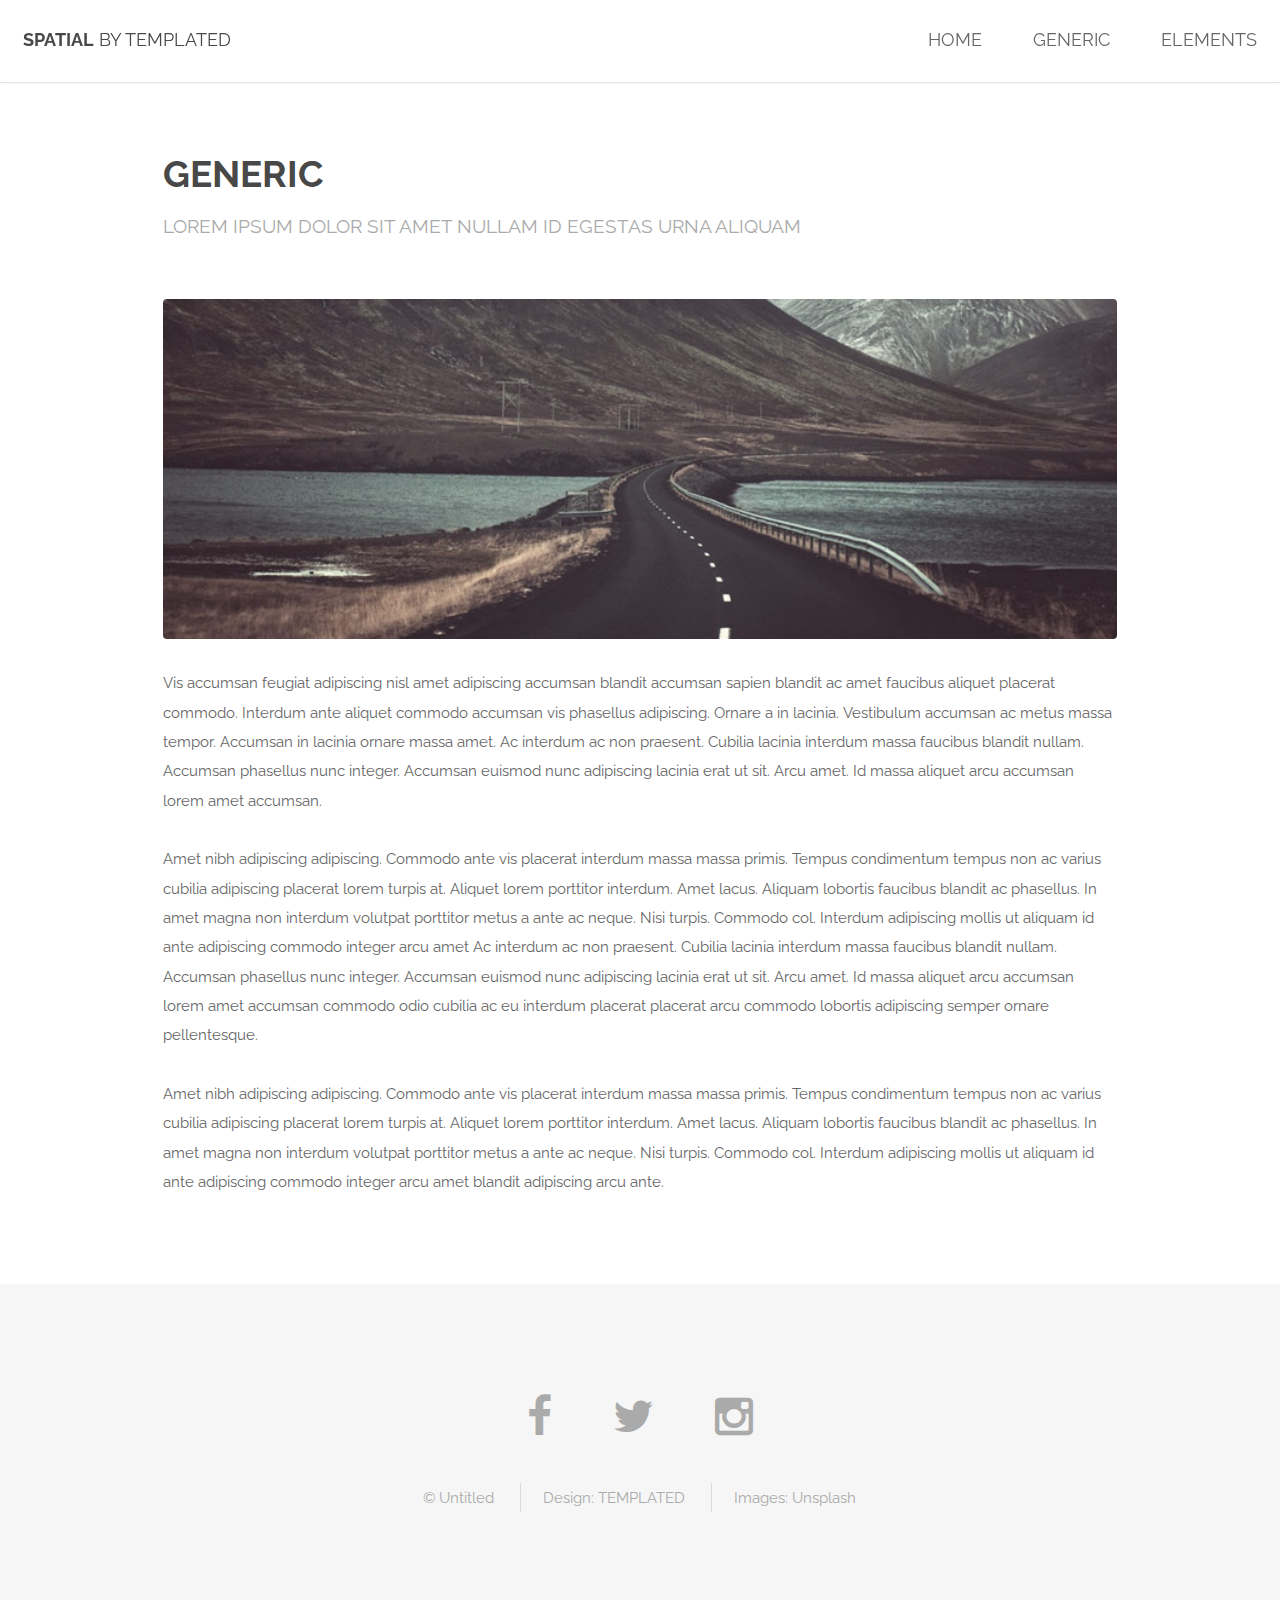
<file: generic.html>
<!DOCTYPE HTML>
<!--
	Spatial by TEMPLATED
	templated.co @templatedco
	Released for free under the Creative Commons Attribution 3.0 license (templated.co/license)
-->
<html>
	<head>
		<title>Generic - Spatial by TEMPLATED</title>
		<meta charset="utf-8" />
		<meta name="viewport" content="width=device-width, initial-scale=1" />
		<link rel="stylesheet" href="assets/css/main.css" />
	</head>
	<body>

		<!-- Header -->
			<header id="header">
				<h1><strong><a href="index.html">Spatial</a></strong> by Templated</h1>
				<nav id="nav">
					<ul>
						<li><a href="index.html">Home</a></li>
						<li><a href="generic.html">Generic</a></li>
						<li><a href="elements.html">Elements</a></li>
					</ul>
				</nav>
			</header>

			<a href="#menu" class="navPanelToggle"><span class="fa fa-bars"></span></a>

		<!-- Main -->
			<section id="main" class="wrapper">
				<div class="container">

					<header class="major special">
						<h2>Generic</h2>
						<p>Lorem ipsum dolor sit amet nullam id egestas urna aliquam</p>
					</header>

					<a href="#" class="image fit"><img src="images/pic01.jpg" alt="" /></a>
					<p>Vis accumsan feugiat adipiscing nisl amet adipiscing accumsan blandit accumsan sapien blandit ac amet faucibus aliquet placerat commodo. Interdum ante aliquet commodo accumsan vis phasellus adipiscing. Ornare a in lacinia. Vestibulum accumsan ac metus massa tempor. Accumsan in lacinia ornare massa amet. Ac interdum ac non praesent. Cubilia lacinia interdum massa faucibus blandit nullam. Accumsan phasellus nunc integer. Accumsan euismod nunc adipiscing lacinia erat ut sit. Arcu amet. Id massa aliquet arcu accumsan lorem amet accumsan.</p>
					<p>Amet nibh adipiscing adipiscing. Commodo ante vis placerat interdum massa massa primis. Tempus condimentum tempus non ac varius cubilia adipiscing placerat lorem turpis at. Aliquet lorem porttitor interdum. Amet lacus. Aliquam lobortis faucibus blandit ac phasellus. In amet magna non interdum volutpat porttitor metus a ante ac neque. Nisi turpis. Commodo col. Interdum adipiscing mollis ut aliquam id ante adipiscing commodo integer arcu amet Ac interdum ac non praesent. Cubilia lacinia interdum massa faucibus blandit nullam. Accumsan phasellus nunc integer. Accumsan euismod nunc adipiscing lacinia erat ut sit. Arcu amet. Id massa aliquet arcu accumsan lorem amet accumsan commodo odio cubilia ac eu interdum placerat placerat arcu commodo lobortis adipiscing semper ornare pellentesque.</p>
					<p>Amet nibh adipiscing adipiscing. Commodo ante vis placerat interdum massa massa primis. Tempus condimentum tempus non ac varius cubilia adipiscing placerat lorem turpis at. Aliquet lorem porttitor interdum. Amet lacus. Aliquam lobortis faucibus blandit ac phasellus. In amet magna non interdum volutpat porttitor metus a ante ac neque. Nisi turpis. Commodo col. Interdum adipiscing mollis ut aliquam id ante adipiscing commodo integer arcu amet blandit adipiscing arcu ante.</p>

				</div>
			</section>

		<!-- Footer -->
			<footer id="footer">
				<div class="container">
					<ul class="icons">
						<li><a href="#" class="icon fa-facebook"></a></li>
						<li><a href="#" class="icon fa-twitter"></a></li>
						<li><a href="#" class="icon fa-instagram"></a></li>
					</ul>
					<ul class="copyright">
						<li>&copy; Untitled</li>
						<li>Design: <a href="http://templated.co">TEMPLATED</a></li>
						<li>Images: <a href="http://unsplash.com">Unsplash</a></li>
					</ul>
				</div>
			</footer>

		<!-- Scripts -->
			<script src="assets/js/jquery.min.js"></script>
			<script src="assets/js/skel.min.js"></script>
			<script src="assets/js/util.js"></script>
			<script src="assets/js/main.js"></script>

	</body>
</html>
</file>
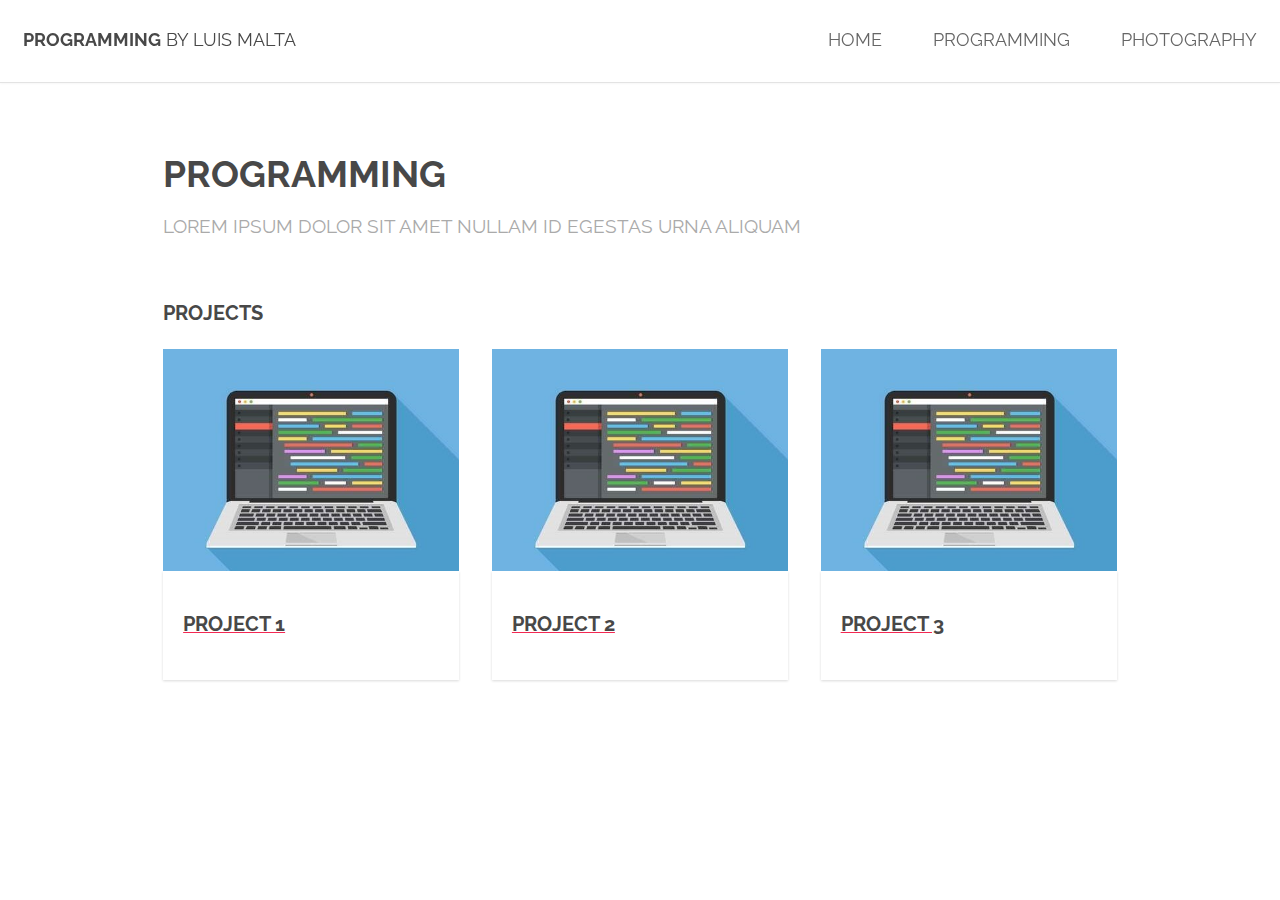
<file: programming.html>
<!DOCTYPE HTML>
<!--
	Spatial by TEMPLATED
	templated.co @templatedco
	Released for free under the Creative Commons Attribution 3.0 license (templated.co/license)
-->
<html>
	<head>
		<title>Programming | Luis Malta</title>
		<meta charset="utf-8" />
		<meta name="viewport" content="width=device-width, initial-scale=1" />
		<link rel="stylesheet" href="assets/css/main.css" />
	</head>
	<body>

		<!-- Header -->
			<header id="header">
				<h1><strong><a href="index.html">Programming</a></strong> by Luis Malta</h1>
				<nav id="nav">
					<ul>
						<li><a href="index.html">Home</a></li>
						<li><a href="programming.html">Programming</a></li>
						<li><a href="photography.html">Photography</a></li>
					</ul>
				</nav>
			</header>

			<a href="#menu" class="navPanelToggle"><span class="fa fa-bars"></span></a>

      <!-- Main -->
        <section id="main" class="wrapper">
          <div class="container">
            <header class="major special">
              <h2>Programming</h2>
              <p>Lorem ipsum dolor sit amet nullam id egestas urna aliquam</p>
            </header>

            <section>
              <h3>Projects</h3>
              <div class="row 150%">
  							<div class="4u">
  								<a href="programming.html"><div class="image fit captioned">
  									<img src="images/code_t.jpg" alt="" />
  									<h3>Project 1</h3>
  								</div>
  							</div>
                <div class="4u">
                  <a href="programming.html"><div class="image fit captioned">
                    <img src="images/code_t.jpg" alt="" />
                    <h3>Project 2</h3>
                  </div>
                </div>

                <div class="4u">
                  <a href="programming.html"><div class="image fit captioned">
                    <img src="images/code_t.jpg" alt="" />
                    <h3>Project 3</h3>
                  </div>
                </div>

  						</div>
            </section>
</file>
<file: assets/css/main.css>
@import url(font-awesome.min.css);
@import url(https://fonts.googleapis.com/css?family=Raleway:400,700);

/*
	Spatial by TEMPLATED
	templated.co @templatedco
	Released for free under the Creative Commons Attribution 3.0 license (templated.co/license)
*/

/* Reset */

	html, body, div, span, applet, object, iframe, h1, h2, h3, h4, h5, h6, p, blockquote, pre, a, abbr, acronym, address, big, cite, code, del, dfn, em, img, ins, kbd, q, s, samp, small, strike, strong, sub, sup, tt, var, b, u, i, center, dl, dt, dd, ol, ul, li, fieldset, form, label, legend, table, caption, tbody, tfoot, thead, tr, th, td, article, aside, canvas, details, embed, figure, figcaption, footer, header, hgroup, menu, nav, output, ruby, section, summary, time, mark, audio, video {
		margin: 0;
		padding: 0;
		border: 0;
		font-size: 100%;
		font: inherit;
		vertical-align: baseline;
	}

	article, aside, details, figcaption, figure, footer, header, hgroup, menu, nav, section {
		display: block;
	}

	body {
		line-height: 1;
	}

	ol, ul {
		list-style: none;
	}

	blockquote, q {
		quotes: none;
	}

	blockquote:before, blockquote:after, q:before, q:after {
		content: '';
		content: none;
	}

	table {
		border-collapse: collapse;
		border-spacing: 0;
	}

	body {
		-webkit-text-size-adjust: none;
	}

/* Box Model */

	*, *:before, *:after {
		-moz-box-sizing: border-box;
		-webkit-box-sizing: border-box;
		box-sizing: border-box;
	}

/* Containers */

	.container {
		margin-left: auto;
		margin-right: auto;
	}

	.container.\31 25\25 {
		width: 100%;
		max-width: 100em;
		min-width: 80em;
	}

	.container.\37 5\25 {
		width: 60em;
	}

	.container.\35 0\25 {
		width: 40em;
	}

	.container.\32 5\25 {
		width: 20em;
	}

	.container {
		width: 80em;
	}

	@media screen and (max-width: 1680px) {

		.container.\31 25\25 {
			width: 100%;
			max-width: 100em;
			min-width: 80em;
		}

		.container.\37 5\25 {
			width: 60em;
		}

		.container.\35 0\25 {
			width: 40em;
		}

		.container.\32 5\25 {
			width: 20em;
		}

		.container {
			width: 80em;
		}

	}

	@media screen and (max-width: 1280px) {

		.container.\31 25\25 {
			width: 100%;
			max-width: 81.25em;
			min-width: 65em;
		}

		.container.\37 5\25 {
			width: 48.75em;
		}

		.container.\35 0\25 {
			width: 32.5em;
		}

		.container.\32 5\25 {
			width: 16.25em;
		}

		.container {
			width: 65em;
		}

	}

	@media screen and (max-width: 980px) {

		.container.\31 25\25 {
			width: 100%;
			max-width: 112.5%;
			min-width: 90%;
		}

		.container.\37 5\25 {
			width: 67.5%;
		}

		.container.\35 0\25 {
			width: 45%;
		}

		.container.\32 5\25 {
			width: 22.5%;
		}

		.container {
			width: 90%;
		}

	}

	@media screen and (max-width: 736px) {

		.container.\31 25\25 {
			width: 100%;
			max-width: 112.5%;
			min-width: 90%;
		}

		.container.\37 5\25 {
			width: 67.5%;
		}

		.container.\35 0\25 {
			width: 45%;
		}

		.container.\32 5\25 {
			width: 22.5%;
		}

		.container {
			width: 90% !important;
		}

	}

	@media screen and (max-width: 480px) {

		.container.\31 25\25 {
			width: 100%;
			max-width: 112.5%;
			min-width: 90%;
		}

		.container.\37 5\25 {
			width: 67.5%;
		}

		.container.\35 0\25 {
			width: 45%;
		}

		.container.\32 5\25 {
			width: 22.5%;
		}

		.container {
			width: 90% !important;
		}

	}

/* Grid */

	.row {
		border-bottom: solid 1px transparent;
		-moz-box-sizing: border-box;
		-webkit-box-sizing: border-box;
		box-sizing: border-box;
	}

	.row > * {
		float: left;
		-moz-box-sizing: border-box;
		-webkit-box-sizing: border-box;
		box-sizing: border-box;
	}

	.row:after, .row:before {
		content: '';
		display: block;
		clear: both;
		height: 0;
	}

	.row.uniform > * > :first-child {
		margin-top: 0;
	}

	.row.uniform > * > :last-child {
		margin-bottom: 0;
	}

	.row.\30 \25 > * {
		padding: 0 0 0 0em;
	}

	.row.\30 \25 {
		margin: 0 0 -1px 0em;
	}

	.row.uniform.\30 \25 > * {
		padding: 0em 0 0 0em;
	}

	.row.uniform.\30 \25 {
		margin: 0em 0 -1px 0em;
	}

	.row > * {
		padding: 0 0 0 2em;
	}

	.row {
		margin: 0 0 -1px -2em;
	}

	.row.uniform > * {
		padding: 2em 0 0 2em;
	}

	.row.uniform {
		margin: -2em 0 -1px -2em;
	}

	.row.\32 00\25 > * {
		padding: 0 0 0 4em;
	}

	.row.\32 00\25 {
		margin: 0 0 -1px -4em;
	}

	.row.uniform.\32 00\25 > * {
		padding: 4em 0 0 4em;
	}

	.row.uniform.\32 00\25 {
		margin: -4em 0 -1px -4em;
	}

	.row.\31 50\25 > * {
		padding: 0 0 0 3em;
	}

	.row.\31 50\25 {
		margin: 0 0 -1px -3em;
	}

	.row.uniform.\31 50\25 > * {
		padding: 3em 0 0 3em;
	}

	.row.uniform.\31 50\25 {
		margin: -3em 0 -1px -3em;
	}

	.row.\35 0\25 > * {
		padding: 0 0 0 1em;
	}

	.row.\35 0\25 {
		margin: 0 0 -1px -1em;
	}

	.row.uniform.\35 0\25 > * {
		padding: 1em 0 0 1em;
	}

	.row.uniform.\35 0\25 {
		margin: -1em 0 -1px -1em;
	}

	.row.\32 5\25 > * {
		padding: 0 0 0 0.5em;
	}

	.row.\32 5\25 {
		margin: 0 0 -1px -0.5em;
	}

	.row.uniform.\32 5\25 > * {
		padding: 0.5em 0 0 0.5em;
	}

	.row.uniform.\32 5\25 {
		margin: -0.5em 0 -1px -0.5em;
	}

	.\31 2u, .\31 2u\24 {
		width: 100%;
		clear: none;
		margin-left: 0;
	}

	.\31 1u, .\31 1u\24 {
		width: 91.6666666667%;
		clear: none;
		margin-left: 0;
	}

	.\31 0u, .\31 0u\24 {
		width: 83.3333333333%;
		clear: none;
		margin-left: 0;
	}

	.\39 u, .\39 u\24 {
		width: 75%;
		clear: none;
		margin-left: 0;
	}

	.\38 u, .\38 u\24 {
		width: 66.6666666667%;
		clear: none;
		margin-left: 0;
	}

	.\37 u, .\37 u\24 {
		width: 58.3333333333%;
		clear: none;
		margin-left: 0;
	}

	.\36 u, .\36 u\24 {
		width: 50%;
		clear: none;
		margin-left: 0;
	}

	.\35 u, .\35 u\24 {
		width: 41.6666666667%;
		clear: none;
		margin-left: 0;
	}

	.\34 u, .\34 u\24 {
		width: 33.3333333333%;
		clear: none;
		margin-left: 0;
	}

	.\33 u, .\33 u\24 {
		width: 25%;
		clear: none;
		margin-left: 0;
	}

	.\32 u, .\32 u\24 {
		width: 16.6666666667%;
		clear: none;
		margin-left: 0;
	}

	.\31 u, .\31 u\24 {
		width: 8.3333333333%;
		clear: none;
		margin-left: 0;
	}

	.\31 2u\24 + *,
	.\31 1u\24 + *,
	.\31 0u\24 + *,
	.\39 u\24 + *,
	.\38 u\24 + *,
	.\37 u\24 + *,
	.\36 u\24 + *,
	.\35 u\24 + *,
	.\34 u\24 + *,
	.\33 u\24 + *,
	.\32 u\24 + *,
	.\31 u\24 + * {
		clear: left;
	}

	.\-11u {
		margin-left: 91.66667%;
	}

	.\-10u {
		margin-left: 83.33333%;
	}

	.\-9u {
		margin-left: 75%;
	}

	.\-8u {
		margin-left: 66.66667%;
	}

	.\-7u {
		margin-left: 58.33333%;
	}

	.\-6u {
		margin-left: 50%;
	}

	.\-5u {
		margin-left: 41.66667%;
	}

	.\-4u {
		margin-left: 33.33333%;
	}

	.\-3u {
		margin-left: 25%;
	}

	.\-2u {
		margin-left: 16.66667%;
	}

	.\-1u {
		margin-left: 8.33333%;
	}

	@media screen and (max-width: 1680px) {

		.row > * {
			padding: 0 0 0 2em;
		}

		.row {
			margin: 0 0 -1px -2em;
		}

		.row.uniform > * {
			padding: 2em 0 0 2em;
		}

		.row.uniform {
			margin: -2em 0 -1px -2em;
		}

		.row.\32 00\25 > * {
			padding: 0 0 0 4em;
		}

		.row.\32 00\25 {
			margin: 0 0 -1px -4em;
		}

		.row.uniform.\32 00\25 > * {
			padding: 4em 0 0 4em;
		}

		.row.uniform.\32 00\25 {
			margin: -4em 0 -1px -4em;
		}

		.row.\31 50\25 > * {
			padding: 0 0 0 3em;
		}

		.row.\31 50\25 {
			margin: 0 0 -1px -3em;
		}

		.row.uniform.\31 50\25 > * {
			padding: 3em 0 0 3em;
		}

		.row.uniform.\31 50\25 {
			margin: -3em 0 -1px -3em;
		}

		.row.\35 0\25 > * {
			padding: 0 0 0 1em;
		}

		.row.\35 0\25 {
			margin: 0 0 -1px -1em;
		}

		.row.uniform.\35 0\25 > * {
			padding: 1em 0 0 1em;
		}

		.row.uniform.\35 0\25 {
			margin: -1em 0 -1px -1em;
		}

		.row.\32 5\25 > * {
			padding: 0 0 0 0.5em;
		}

		.row.\32 5\25 {
			margin: 0 0 -1px -0.5em;
		}

		.row.uniform.\32 5\25 > * {
			padding: 0.5em 0 0 0.5em;
		}

		.row.uniform.\32 5\25 {
			margin: -0.5em 0 -1px -0.5em;
		}

		.\31 2u\28xlarge\29, .\31 2u\24\28xlarge\29 {
			width: 100%;
			clear: none;
			margin-left: 0;
		}

		.\31 1u\28xlarge\29, .\31 1u\24\28xlarge\29 {
			width: 91.6666666667%;
			clear: none;
			margin-left: 0;
		}

		.\31 0u\28xlarge\29, .\31 0u\24\28xlarge\29 {
			width: 83.3333333333%;
			clear: none;
			margin-left: 0;
		}

		.\39 u\28xlarge\29, .\39 u\24\28xlarge\29 {
			width: 75%;
			clear: none;
			margin-left: 0;
		}

		.\38 u\28xlarge\29, .\38 u\24\28xlarge\29 {
			width: 66.6666666667%;
			clear: none;
			margin-left: 0;
		}

		.\37 u\28xlarge\29, .\37 u\24\28xlarge\29 {
			width: 58.3333333333%;
			clear: none;
			margin-left: 0;
		}

		.\36 u\28xlarge\29, .\36 u\24\28xlarge\29 {
			width: 50%;
			clear: none;
			margin-left: 0;
		}

		.\35 u\28xlarge\29, .\35 u\24\28xlarge\29 {
			width: 41.6666666667%;
			clear: none;
			margin-left: 0;
		}

		.\34 u\28xlarge\29, .\34 u\24\28xlarge\29 {
			width: 33.3333333333%;
			clear: none;
			margin-left: 0;
		}

		.\33 u\28xlarge\29, .\33 u\24\28xlarge\29 {
			width: 25%;
			clear: none;
			margin-left: 0;
		}

		.\32 u\28xlarge\29, .\32 u\24\28xlarge\29 {
			width: 16.6666666667%;
			clear: none;
			margin-left: 0;
		}

		.\31 u\28xlarge\29, .\31 u\24\28xlarge\29 {
			width: 8.3333333333%;
			clear: none;
			margin-left: 0;
		}

		.\31 2u\24\28xlarge\29 + *,
		.\31 1u\24\28xlarge\29 + *,
		.\31 0u\24\28xlarge\29 + *,
		.\39 u\24\28xlarge\29 + *,
		.\38 u\24\28xlarge\29 + *,
		.\37 u\24\28xlarge\29 + *,
		.\36 u\24\28xlarge\29 + *,
		.\35 u\24\28xlarge\29 + *,
		.\34 u\24\28xlarge\29 + *,
		.\33 u\24\28xlarge\29 + *,
		.\32 u\24\28xlarge\29 + *,
		.\31 u\24\28xlarge\29 + * {
			clear: left;
		}

		.\-11u\28xlarge\29 {
			margin-left: 91.66667%;
		}

		.\-10u\28xlarge\29 {
			margin-left: 83.33333%;
		}

		.\-9u\28xlarge\29 {
			margin-left: 75%;
		}

		.\-8u\28xlarge\29 {
			margin-left: 66.66667%;
		}

		.\-7u\28xlarge\29 {
			margin-left: 58.33333%;
		}

		.\-6u\28xlarge\29 {
			margin-left: 50%;
		}

		.\-5u\28xlarge\29 {
			margin-left: 41.66667%;
		}

		.\-4u\28xlarge\29 {
			margin-left: 33.33333%;
		}

		.\-3u\28xlarge\29 {
			margin-left: 25%;
		}

		.\-2u\28xlarge\29 {
			margin-left: 16.66667%;
		}

		.\-1u\28xlarge\29 {
			margin-left: 8.33333%;
		}

	}

	@media screen and (max-width: 1280px) {

		.row > * {
			padding: 0 0 0 1.5em;
		}

		.row {
			margin: 0 0 -1px -1.5em;
		}

		.row.uniform > * {
			padding: 1.5em 0 0 1.5em;
		}

		.row.uniform {
			margin: -1.5em 0 -1px -1.5em;
		}

		.row.\32 00\25 > * {
			padding: 0 0 0 3em;
		}

		.row.\32 00\25 {
			margin: 0 0 -1px -3em;
		}

		.row.uniform.\32 00\25 > * {
			padding: 3em 0 0 3em;
		}

		.row.uniform.\32 00\25 {
			margin: -3em 0 -1px -3em;
		}

		.row.\31 50\25 > * {
			padding: 0 0 0 2.25em;
		}

		.row.\31 50\25 {
			margin: 0 0 -1px -2.25em;
		}

		.row.uniform.\31 50\25 > * {
			padding: 2.25em 0 0 2.25em;
		}

		.row.uniform.\31 50\25 {
			margin: -2.25em 0 -1px -2.25em;
		}

		.row.\35 0\25 > * {
			padding: 0 0 0 0.75em;
		}

		.row.\35 0\25 {
			margin: 0 0 -1px -0.75em;
		}

		.row.uniform.\35 0\25 > * {
			padding: 0.75em 0 0 0.75em;
		}

		.row.uniform.\35 0\25 {
			margin: -0.75em 0 -1px -0.75em;
		}

		.row.\32 5\25 > * {
			padding: 0 0 0 0.375em;
		}

		.row.\32 5\25 {
			margin: 0 0 -1px -0.375em;
		}

		.row.uniform.\32 5\25 > * {
			padding: 0.375em 0 0 0.375em;
		}

		.row.uniform.\32 5\25 {
			margin: -0.375em 0 -1px -0.375em;
		}

		.\31 2u\28large\29, .\31 2u\24\28large\29 {
			width: 100%;
			clear: none;
			margin-left: 0;
		}

		.\31 1u\28large\29, .\31 1u\24\28large\29 {
			width: 91.6666666667%;
			clear: none;
			margin-left: 0;
		}

		.\31 0u\28large\29, .\31 0u\24\28large\29 {
			width: 83.3333333333%;
			clear: none;
			margin-left: 0;
		}

		.\39 u\28large\29, .\39 u\24\28large\29 {
			width: 75%;
			clear: none;
			margin-left: 0;
		}

		.\38 u\28large\29, .\38 u\24\28large\29 {
			width: 66.6666666667%;
			clear: none;
			margin-left: 0;
		}

		.\37 u\28large\29, .\37 u\24\28large\29 {
			width: 58.3333333333%;
			clear: none;
			margin-left: 0;
		}

		.\36 u\28large\29, .\36 u\24\28large\29 {
			width: 50%;
			clear: none;
			margin-left: 0;
		}

		.\35 u\28large\29, .\35 u\24\28large\29 {
			width: 41.6666666667%;
			clear: none;
			margin-left: 0;
		}

		.\34 u\28large\29, .\34 u\24\28large\29 {
			width: 33.3333333333%;
			clear: none;
			margin-left: 0;
		}

		.\33 u\28large\29, .\33 u\24\28large\29 {
			width: 25%;
			clear: none;
			margin-left: 0;
		}

		.\32 u\28large\29, .\32 u\24\28large\29 {
			width: 16.6666666667%;
			clear: none;
			margin-left: 0;
		}

		.\31 u\28large\29, .\31 u\24\28large\29 {
			width: 8.3333333333%;
			clear: none;
			margin-left: 0;
		}

		.\31 2u\24\28large\29 + *,
		.\31 1u\24\28large\29 + *,
		.\31 0u\24\28large\29 + *,
		.\39 u\24\28large\29 + *,
		.\38 u\24\28large\29 + *,
		.\37 u\24\28large\29 + *,
		.\36 u\24\28large\29 + *,
		.\35 u\24\28large\29 + *,
		.\34 u\24\28large\29 + *,
		.\33 u\24\28large\29 + *,
		.\32 u\24\28large\29 + *,
		.\31 u\24\28large\29 + * {
			clear: left;
		}

		.\-11u\28large\29 {
			margin-left: 91.66667%;
		}

		.\-10u\28large\29 {
			margin-left: 83.33333%;
		}

		.\-9u\28large\29 {
			margin-left: 75%;
		}

		.\-8u\28large\29 {
			margin-left: 66.66667%;
		}

		.\-7u\28large\29 {
			margin-left: 58.33333%;
		}

		.\-6u\28large\29 {
			margin-left: 50%;
		}

		.\-5u\28large\29 {
			margin-left: 41.66667%;
		}

		.\-4u\28large\29 {
			margin-left: 33.33333%;
		}

		.\-3u\28large\29 {
			margin-left: 25%;
		}

		.\-2u\28large\29 {
			margin-left: 16.66667%;
		}

		.\-1u\28large\29 {
			margin-left: 8.33333%;
		}

	}

	@media screen and (max-width: 980px) {

		.row > * {
			padding: 0 0 0 1.5em;
		}

		.row {
			margin: 0 0 -1px -1.5em;
		}

		.row.uniform > * {
			padding: 1.5em 0 0 1.5em;
		}

		.row.uniform {
			margin: -1.5em 0 -1px -1.5em;
		}

		.row.\32 00\25 > * {
			padding: 0 0 0 3em;
		}

		.row.\32 00\25 {
			margin: 0 0 -1px -3em;
		}

		.row.uniform.\32 00\25 > * {
			padding: 3em 0 0 3em;
		}

		.row.uniform.\32 00\25 {
			margin: -3em 0 -1px -3em;
		}

		.row.\31 50\25 > * {
			padding: 0 0 0 2.25em;
		}

		.row.\31 50\25 {
			margin: 0 0 -1px -2.25em;
		}

		.row.uniform.\31 50\25 > * {
			padding: 2.25em 0 0 2.25em;
		}

		.row.uniform.\31 50\25 {
			margin: -2.25em 0 -1px -2.25em;
		}

		.row.\35 0\25 > * {
			padding: 0 0 0 0.75em;
		}

		.row.\35 0\25 {
			margin: 0 0 -1px -0.75em;
		}

		.row.uniform.\35 0\25 > * {
			padding: 0.75em 0 0 0.75em;
		}

		.row.uniform.\35 0\25 {
			margin: -0.75em 0 -1px -0.75em;
		}

		.row.\32 5\25 > * {
			padding: 0 0 0 0.375em;
		}

		.row.\32 5\25 {
			margin: 0 0 -1px -0.375em;
		}

		.row.uniform.\32 5\25 > * {
			padding: 0.375em 0 0 0.375em;
		}

		.row.uniform.\32 5\25 {
			margin: -0.375em 0 -1px -0.375em;
		}

		.\31 2u\28medium\29, .\31 2u\24\28medium\29 {
			width: 100%;
			clear: none;
			margin-left: 0;
		}

		.\31 1u\28medium\29, .\31 1u\24\28medium\29 {
			width: 91.6666666667%;
			clear: none;
			margin-left: 0;
		}

		.\31 0u\28medium\29, .\31 0u\24\28medium\29 {
			width: 83.3333333333%;
			clear: none;
			margin-left: 0;
		}

		.\39 u\28medium\29, .\39 u\24\28medium\29 {
			width: 75%;
			clear: none;
			margin-left: 0;
		}

		.\38 u\28medium\29, .\38 u\24\28medium\29 {
			width: 66.6666666667%;
			clear: none;
			margin-left: 0;
		}

		.\37 u\28medium\29, .\37 u\24\28medium\29 {
			width: 58.3333333333%;
			clear: none;
			margin-left: 0;
		}

		.\36 u\28medium\29, .\36 u\24\28medium\29 {
			width: 50%;
			clear: none;
			margin-left: 0;
		}

		.\35 u\28medium\29, .\35 u\24\28medium\29 {
			width: 41.6666666667%;
			clear: none;
			margin-left: 0;
		}

		.\34 u\28medium\29, .\34 u\24\28medium\29 {
			width: 33.3333333333%;
			clear: none;
			margin-left: 0;
		}

		.\33 u\28medium\29, .\33 u\24\28medium\29 {
			width: 25%;
			clear: none;
			margin-left: 0;
		}

		.\32 u\28medium\29, .\32 u\24\28medium\29 {
			width: 16.6666666667%;
			clear: none;
			margin-left: 0;
		}

		.\31 u\28medium\29, .\31 u\24\28medium\29 {
			width: 8.3333333333%;
			clear: none;
			margin-left: 0;
		}

		.\31 2u\24\28medium\29 + *,
		.\31 1u\24\28medium\29 + *,
		.\31 0u\24\28medium\29 + *,
		.\39 u\24\28medium\29 + *,
		.\38 u\24\28medium\29 + *,
		.\37 u\24\28medium\29 + *,
		.\36 u\24\28medium\29 + *,
		.\35 u\24\28medium\29 + *,
		.\34 u\24\28medium\29 + *,
		.\33 u\24\28medium\29 + *,
		.\32 u\24\28medium\29 + *,
		.\31 u\24\28medium\29 + * {
			clear: left;
		}

		.\-11u\28medium\29 {
			margin-left: 91.66667%;
		}

		.\-10u\28medium\29 {
			margin-left: 83.33333%;
		}

		.\-9u\28medium\29 {
			margin-left: 75%;
		}

		.\-8u\28medium\29 {
			margin-left: 66.66667%;
		}

		.\-7u\28medium\29 {
			margin-left: 58.33333%;
		}

		.\-6u\28medium\29 {
			margin-left: 50%;
		}

		.\-5u\28medium\29 {
			margin-left: 41.66667%;
		}

		.\-4u\28medium\29 {
			margin-left: 33.33333%;
		}

		.\-3u\28medium\29 {
			margin-left: 25%;
		}

		.\-2u\28medium\29 {
			margin-left: 16.66667%;
		}

		.\-1u\28medium\29 {
			margin-left: 8.33333%;
		}

	}

	@media screen and (max-width: 736px) {

		.row > * {
			padding: 0 0 0 1.25em;
		}

		.row {
			margin: 0 0 -1px -1.25em;
		}

		.row.uniform > * {
			padding: 1.25em 0 0 1.25em;
		}

		.row.uniform {
			margin: -1.25em 0 -1px -1.25em;
		}

		.row.\32 00\25 > * {
			padding: 0 0 0 2.5em;
		}

		.row.\32 00\25 {
			margin: 0 0 -1px -2.5em;
		}

		.row.uniform.\32 00\25 > * {
			padding: 2.5em 0 0 2.5em;
		}

		.row.uniform.\32 00\25 {
			margin: -2.5em 0 -1px -2.5em;
		}

		.row.\31 50\25 > * {
			padding: 0 0 0 1.875em;
		}

		.row.\31 50\25 {
			margin: 0 0 -1px -1.875em;
		}

		.row.uniform.\31 50\25 > * {
			padding: 1.875em 0 0 1.875em;
		}

		.row.uniform.\31 50\25 {
			margin: -1.875em 0 -1px -1.875em;
		}

		.row.\35 0\25 > * {
			padding: 0 0 0 0.625em;
		}

		.row.\35 0\25 {
			margin: 0 0 -1px -0.625em;
		}

		.row.uniform.\35 0\25 > * {
			padding: 0.625em 0 0 0.625em;
		}

		.row.uniform.\35 0\25 {
			margin: -0.625em 0 -1px -0.625em;
		}

		.row.\32 5\25 > * {
			padding: 0 0 0 0.3125em;
		}

		.row.\32 5\25 {
			margin: 0 0 -1px -0.3125em;
		}

		.row.uniform.\32 5\25 > * {
			padding: 0.3125em 0 0 0.3125em;
		}

		.row.uniform.\32 5\25 {
			margin: -0.3125em 0 -1px -0.3125em;
		}

		.\31 2u\28small\29, .\31 2u\24\28small\29 {
			width: 100%;
			clear: none;
			margin-left: 0;
		}

		.\31 1u\28small\29, .\31 1u\24\28small\29 {
			width: 91.6666666667%;
			clear: none;
			margin-left: 0;
		}

		.\31 0u\28small\29, .\31 0u\24\28small\29 {
			width: 83.3333333333%;
			clear: none;
			margin-left: 0;
		}

		.\39 u\28small\29, .\39 u\24\28small\29 {
			width: 75%;
			clear: none;
			margin-left: 0;
		}

		.\38 u\28small\29, .\38 u\24\28small\29 {
			width: 66.6666666667%;
			clear: none;
			margin-left: 0;
		}

		.\37 u\28small\29, .\37 u\24\28small\29 {
			width: 58.3333333333%;
			clear: none;
			margin-left: 0;
		}

		.\36 u\28small\29, .\36 u\24\28small\29 {
			width: 50%;
			clear: none;
			margin-left: 0;
		}

		.\35 u\28small\29, .\35 u\24\28small\29 {
			width: 41.6666666667%;
			clear: none;
			margin-left: 0;
		}

		.\34 u\28small\29, .\34 u\24\28small\29 {
			width: 33.3333333333%;
			clear: none;
			margin-left: 0;
		}

		.\33 u\28small\29, .\33 u\24\28small\29 {
			width: 25%;
			clear: none;
			margin-left: 0;
		}

		.\32 u\28small\29, .\32 u\24\28small\29 {
			width: 16.6666666667%;
			clear: none;
			margin-left: 0;
		}

		.\31 u\28small\29, .\31 u\24\28small\29 {
			width: 8.3333333333%;
			clear: none;
			margin-left: 0;
		}

		.\31 2u\24\28small\29 + *,
		.\31 1u\24\28small\29 + *,
		.\31 0u\24\28small\29 + *,
		.\39 u\24\28small\29 + *,
		.\38 u\24\28small\29 + *,
		.\37 u\24\28small\29 + *,
		.\36 u\24\28small\29 + *,
		.\35 u\24\28small\29 + *,
		.\34 u\24\28small\29 + *,
		.\33 u\24\28small\29 + *,
		.\32 u\24\28small\29 + *,
		.\31 u\24\28small\29 + * {
			clear: left;
		}

		.\-11u\28small\29 {
			margin-left: 91.66667%;
		}

		.\-10u\28small\29 {
			margin-left: 83.33333%;
		}

		.\-9u\28small\29 {
			margin-left: 75%;
		}

		.\-8u\28small\29 {
			margin-left: 66.66667%;
		}

		.\-7u\28small\29 {
			margin-left: 58.33333%;
		}

		.\-6u\28small\29 {
			margin-left: 50%;
		}

		.\-5u\28small\29 {
			margin-left: 41.66667%;
		}

		.\-4u\28small\29 {
			margin-left: 33.33333%;
		}

		.\-3u\28small\29 {
			margin-left: 25%;
		}

		.\-2u\28small\29 {
			margin-left: 16.66667%;
		}

		.\-1u\28small\29 {
			margin-left: 8.33333%;
		}

	}

	@media screen and (max-width: 480px) {

		.row > * {
			padding: 0 0 0 1.25em;
		}

		.row {
			margin: 0 0 -1px -1.25em;
		}

		.row.uniform > * {
			padding: 1.25em 0 0 1.25em;
		}

		.row.uniform {
			margin: -1.25em 0 -1px -1.25em;
		}

		.row.\32 00\25 > * {
			padding: 0 0 0 2.5em;
		}

		.row.\32 00\25 {
			margin: 0 0 -1px -2.5em;
		}

		.row.uniform.\32 00\25 > * {
			padding: 2.5em 0 0 2.5em;
		}

		.row.uniform.\32 00\25 {
			margin: -2.5em 0 -1px -2.5em;
		}

		.row.\31 50\25 > * {
			padding: 0 0 0 1.875em;
		}

		.row.\31 50\25 {
			margin: 0 0 -1px -1.875em;
		}

		.row.uniform.\31 50\25 > * {
			padding: 1.875em 0 0 1.875em;
		}

		.row.uniform.\31 50\25 {
			margin: -1.875em 0 -1px -1.875em;
		}

		.row.\35 0\25 > * {
			padding: 0 0 0 0.625em;
		}

		.row.\35 0\25 {
			margin: 0 0 -1px -0.625em;
		}

		.row.uniform.\35 0\25 > * {
			padding: 0.625em 0 0 0.625em;
		}

		.row.uniform.\35 0\25 {
			margin: -0.625em 0 -1px -0.625em;
		}

		.row.\32 5\25 > * {
			padding: 0 0 0 0.3125em;
		}

		.row.\32 5\25 {
			margin: 0 0 -1px -0.3125em;
		}

		.row.uniform.\32 5\25 > * {
			padding: 0.3125em 0 0 0.3125em;
		}

		.row.uniform.\32 5\25 {
			margin: -0.3125em 0 -1px -0.3125em;
		}

		.\31 2u\28xsmall\29, .\31 2u\24\28xsmall\29 {
			width: 100%;
			clear: none;
			margin-left: 0;
		}

		.\31 1u\28xsmall\29, .\31 1u\24\28xsmall\29 {
			width: 91.6666666667%;
			clear: none;
			margin-left: 0;
		}

		.\31 0u\28xsmall\29, .\31 0u\24\28xsmall\29 {
			width: 83.3333333333%;
			clear: none;
			margin-left: 0;
		}

		.\39 u\28xsmall\29, .\39 u\24\28xsmall\29 {
			width: 75%;
			clear: none;
			margin-left: 0;
		}

		.\38 u\28xsmall\29, .\38 u\24\28xsmall\29 {
			width: 66.6666666667%;
			clear: none;
			margin-left: 0;
		}

		.\37 u\28xsmall\29, .\37 u\24\28xsmall\29 {
			width: 58.3333333333%;
			clear: none;
			margin-left: 0;
		}

		.\36 u\28xsmall\29, .\36 u\24\28xsmall\29 {
			width: 50%;
			clear: none;
			margin-left: 0;
		}

		.\35 u\28xsmall\29, .\35 u\24\28xsmall\29 {
			width: 41.6666666667%;
			clear: none;
			margin-left: 0;
		}

		.\34 u\28xsmall\29, .\34 u\24\28xsmall\29 {
			width: 33.3333333333%;
			clear: none;
			margin-left: 0;
		}

		.\33 u\28xsmall\29, .\33 u\24\28xsmall\29 {
			width: 25%;
			clear: none;
			margin-left: 0;
		}

		.\32 u\28xsmall\29, .\32 u\24\28xsmall\29 {
			width: 16.6666666667%;
			clear: none;
			margin-left: 0;
		}

		.\31 u\28xsmall\29, .\31 u\24\28xsmall\29 {
			width: 8.3333333333%;
			clear: none;
			margin-left: 0;
		}

		.\31 2u\24\28xsmall\29 + *,
		.\31 1u\24\28xsmall\29 + *,
		.\31 0u\24\28xsmall\29 + *,
		.\39 u\24\28xsmall\29 + *,
		.\38 u\24\28xsmall\29 + *,
		.\37 u\24\28xsmall\29 + *,
		.\36 u\24\28xsmall\29 + *,
		.\35 u\24\28xsmall\29 + *,
		.\34 u\24\28xsmall\29 + *,
		.\33 u\24\28xsmall\29 + *,
		.\32 u\24\28xsmall\29 + *,
		.\31 u\24\28xsmall\29 + * {
			clear: left;
		}

		.\-11u\28xsmall\29 {
			margin-left: 91.66667%;
		}

		.\-10u\28xsmall\29 {
			margin-left: 83.33333%;
		}

		.\-9u\28xsmall\29 {
			margin-left: 75%;
		}

		.\-8u\28xsmall\29 {
			margin-left: 66.66667%;
		}

		.\-7u\28xsmall\29 {
			margin-left: 58.33333%;
		}

		.\-6u\28xsmall\29 {
			margin-left: 50%;
		}

		.\-5u\28xsmall\29 {
			margin-left: 41.66667%;
		}

		.\-4u\28xsmall\29 {
			margin-left: 33.33333%;
		}

		.\-3u\28xsmall\29 {
			margin-left: 25%;
		}

		.\-2u\28xsmall\29 {
			margin-left: 16.66667%;
		}

		.\-1u\28xsmall\29 {
			margin-left: 8.33333%;
		}

	}

/* Basic */

	@-ms-viewport {
		width: device-width;
	}

	body {
		-ms-overflow-style: scrollbar;
	}

	@media screen and (max-width: 480px) {

		html, body {
			min-width: 320px;
		}

	}

	body {
		background: #fff;
		padding-top: 6em;
	}

		body.landing {
			padding-top: 0 !important;
		}

		@media screen and (max-width: 980px) {

			body {
				padding-top: 2em;
			}

		}

		body.is-loading *, body.is-loading *:before, body.is-loading *:after {
			-moz-animation: none !important;
			-webkit-animation: none !important;
			-ms-animation: none !important;
			animation: none !important;
			-moz-transition: none !important;
			-webkit-transition: none !important;
			-ms-transition: none !important;
			transition: none !important;
		}

/* Type */

	body {
		background-color: #fff;
		color: #666;
	}

	body, input, select, textarea {
		font-family: "Raleway", Arial, Helvetica, sans-serif;
		font-size: 13pt;
		font-weight: 400;
		line-height: 2em;
	}

		@media screen and (max-width: 1680px) {

			body, input, select, textarea {
				font-size: 11pt;
			}

		}

		@media screen and (max-width: 1280px) {

			body, input, select, textarea {
				font-size: 11pt;
			}

		}

		@media screen and (max-width: 980px) {

			body, input, select, textarea {
				font-size: 12pt;
			}

		}

		@media screen and (max-width: 736px) {

			body, input, select, textarea {
				font-size: 12pt;
			}

		}

		@media screen and (max-width: 480px) {

			body, input, select, textarea {
				font-size: 12pt;
			}

		}

	a {
		text-decoration: underline;
		color: #f32853;
	}

		a:hover {
			text-decoration: none;
		}

	strong, b {
		color: #484848;
		font-weight: 700;
	}

	em, i {
		font-style: italic;
	}

	p {
		margin: 0 0 2em 0;
	}

	h1, h2, h3, h4, h5, h6 {
		color: #484848;
		font-weight: 700;
		line-height: 1em;
		margin: 0 0 1em 0;
		text-transform: uppercase;
	}

		h1 a, h2 a, h3 a, h4 a, h5 a, h6 a {
			color: inherit;
			text-decoration: none;
		}

	h2 {
		font-size: 1.75em;
		line-height: 1.5em;
	}

	h3 {
		font-size: 1.35em;
		line-height: 1.5em;
	}

	h4 {
		font-size: 1.1em;
		line-height: 1.5em;
	}

	h5 {
		font-size: 0.9em;
		line-height: 1.5em;
	}

	h6 {
		font-size: 0.7em;
		line-height: 1.5em;
	}

	sub {
		font-size: 0.8em;
		position: relative;
		top: 0.5em;
	}

	sup {
		font-size: 0.8em;
		position: relative;
		top: -0.5em;
	}

	blockquote {
		border-left: solid 4px;
		font-style: italic;
		margin: 0 0 2em 0;
		padding: 0.5em 0 0.5em 2em;
	}

	code {
		background: rgba(144, 144, 144, 0.075);
		border-radius: 4px;
		border: solid 1px;
		font-family: "Courier New", monospace;
		font-size: 0.9em;
		margin: 0 0.25em;
		padding: 0.25em 0.65em;
	}

	pre {
		-webkit-overflow-scrolling: touch;
		font-family: "Courier New", monospace;
		font-size: 0.9em;
		margin: 0 0 2em 0;
	}

		pre code {
			display: block;
			line-height: 1.75;
			padding: 1em 1.5em;
			overflow-x: auto;
		}

	hr {
		border: 0;
		border-bottom: solid 1px rgba(144, 144, 144, 0.25);
		margin: 2em 0;
	}

		hr.major {
			margin: 3em 0;
		}

	.align-left {
		text-align: left;
	}

	.align-center {
		text-align: center;
	}

	.align-right {
		text-align: right;
	}

/* Box */

	.box {
		border-radius: 4px;
		border: solid 1px rgba(144, 144, 144, 0.25);
		margin-bottom: 2em;
		padding: 1.5em;
	}

		.box > :last-child,
		.box > :last-child > :last-child,
		.box > :last-child > :last-child > :last-child {
			margin-bottom: 0;
		}

		.box.alt {
			border: 0;
			border-radius: 0;
			padding: 0;
		}

/* Button */

	input[type="submit"],
	input[type="reset"],
	input[type="button"],
	button,
	.button {
		-moz-appearance: none;
		-webkit-appearance: none;
		-ms-appearance: none;
		appearance: none;
		-moz-transition: background-color 0.2s ease-in-out, color 0.2s ease-in-out;
		-webkit-transition: background-color 0.2s ease-in-out, color 0.2s ease-in-out;
		-ms-transition: background-color 0.2s ease-in-out, color 0.2s ease-in-out;
		transition: background-color 0.2s ease-in-out, color 0.2s ease-in-out;
		background-color: #323037;
		border-radius: 4px;
		color: #ffffff !important;
		border: 0;
		cursor: pointer;
		display: inline-block;
		font-weight: 700;
		height: 3.15em;
		line-height: 3.25em;
		padding: 0 2.2em;
		text-align: center;
		text-decoration: none;
		text-transform: uppercase;
		white-space: nowrap;
	}

		input[type="submit"]:hover,
		input[type="reset"]:hover,
		input[type="button"]:hover,
		button:hover,
		.button:hover {
			background-color: #3e3c45;
		}

		input[type="submit"]:active,
		input[type="reset"]:active,
		input[type="button"]:active,
		button:active,
		.button:active {
			background-color: #262429;
		}

		input[type="submit"].icon,
		input[type="reset"].icon,
		input[type="button"].icon,
		button.icon,
		.button.icon {
			padding-left: 1.35em;
		}

			input[type="submit"].icon:before,
			input[type="reset"].icon:before,
			input[type="button"].icon:before,
			button.icon:before,
			.button.icon:before {
				margin-right: 0.5em;
			}

		input[type="submit"].fit,
		input[type="reset"].fit,
		input[type="button"].fit,
		button.fit,
		.button.fit {
			display: block;
			margin: 0 0 1em 0;
			width: 100%;
		}

		input[type="submit"].small,
		input[type="reset"].small,
		input[type="button"].small,
		button.small,
		.button.small {
			font-size: 0.8em;
		}

		input[type="submit"].big,
		input[type="reset"].big,
		input[type="button"].big,
		button.big,
		.button.big {
			font-size: 1.35em;
		}

		input[type="submit"].disabled, input[type="submit"]:disabled,
		input[type="reset"].disabled,
		input[type="reset"]:disabled,
		input[type="button"].disabled,
		input[type="button"]:disabled,
		button.disabled,
		button:disabled,
		.button.disabled,
		.button:disabled {
			-moz-pointer-events: none;
			-webkit-pointer-events: none;
			-ms-pointer-events: none;
			pointer-events: none;
			background-color: #666 !important;
			box-shadow: inset 0 -0.15em 0 0 rgba(0, 0, 0, 0.15);
			color: #fff !important;
			cursor: default;
			opacity: 0.25;
		}

		input[type="submit"].alt,
		input[type="reset"].alt,
		input[type="button"].alt,
		button.alt,
		.button.alt {
			background-color: transparent;
			box-shadow: inset 0 0 0 2px rgba(144, 144, 144, 0.25);
			color: #484848 !important;
		}

			input[type="submit"].alt:hover,
			input[type="reset"].alt:hover,
			input[type="button"].alt:hover,
			button.alt:hover,
			.button.alt:hover {
				background-color: rgba(144, 144, 144, 0.075);
			}

			input[type="submit"].alt:active,
			input[type="reset"].alt:active,
			input[type="button"].alt:active,
			button.alt:active,
			.button.alt:active {
				background-color: rgba(144, 144, 144, 0.2);
			}

			input[type="submit"].alt.icon:before,
			input[type="reset"].alt.icon:before,
			input[type="button"].alt.icon:before,
			button.alt.icon:before,
			.button.alt.icon:before {
				color: #aaa;
			}

		input[type="submit"].special,
		input[type="reset"].special,
		input[type="button"].special,
		button.special,
		.button.special {
			background-color: #f32853;
			color: #ffffff !important;
		}

			input[type="submit"].special:hover,
			input[type="reset"].special:hover,
			input[type="button"].special:hover,
			button.special:hover,
			.button.special:hover {
				background-color: #f44066;
			}

			input[type="submit"].special:active,
			input[type="reset"].special:active,
			input[type="button"].special:active,
			button.special:active,
			.button.special:active {
				background-color: #f21040;
			}

		@media screen and (max-width: 480px) {

			input[type="submit"],
			input[type="reset"],
			input[type="button"],
			button,
			.button {
				padding: 0;
			}

		}

/* Feature */

	.feature-grid {
		position: relative;
	}

		.feature-grid:after {
			clear: both;
			content: '';
			display: block;
		}

		.feature-grid .feature {
			display: inline-block;
			float: left;
			margin-bottom: 3em;
			width: 50%;
		}

			.feature-grid .feature .content {
				width: 60%;
			}

			.feature-grid .feature .image {
				width: 30%;
			}

				.feature-grid .feature .image img {
					display: inline;
					max-width: 100%;
				}

			.feature-grid .feature:nth-child(odd) .content, .feature-grid .feature:nth-child(odd) .image {
				float: right;
				margin-right: 5%;
				text-align: right;
			}

			.feature-grid .feature:nth-child(even) .content, .feature-grid .feature:nth-child(even) .image {
				float: left;
				margin-left: 5%;
				text-align: left;
			}

		@media screen and (max-width: 1280px) {

			.feature-grid .feature {
				margin-bottom: 2em;
			}

		}

		@media screen and (max-width: 980px) {

			.feature-grid .feature {
				display: block;
				width: 100%;
			}

				.feature-grid .feature .content {
					width: 65%;
				}

				.feature-grid .feature .image {
					margin-left: 0 !important;
					margin-right: 0 !important;
				}

		}

		@media screen and (max-width: 736px) {

			.feature-grid .feature {
				margin-bottom: 1em;
			}

		}

		@media screen and (max-width: 480px) {

			.feature-grid .feature .content,
			.feature-grid .feature .image {
				display: block;
				margin-left: 0 !important;
				margin-right: 0 !important;
				text-align: center !important;
				width: 100%;
			}

			.feature-grid .feature .image {
				margin-bottom: 1em;
			}

		}

/* Form */

	form {
		margin: 0 0 2em 0;
	}

	label {
		color: #484848;
		display: block;
		font-size: 0.9em;
		font-weight: 700;
		margin: 0 0 1em 0;
	}

	input[type="text"],
	input[type="password"],
	input[type="email"],
	select,
	textarea {
		-moz-appearance: none;
		-webkit-appearance: none;
		-ms-appearance: none;
		appearance: none;
		background: rgba(144, 144, 144, 0.075);
		border-radius: 4px;
		border: none;
		border: solid 1px rgba(144, 144, 144, 0.25);
		color: inherit;
		display: block;
		outline: 0;
		padding: 0 1em;
		text-decoration: none;
		width: 100%;
	}

		input[type="text"]:invalid,
		input[type="password"]:invalid,
		input[type="email"]:invalid,
		select:invalid,
		textarea:invalid {
			box-shadow: none;
		}

		input[type="text"]:focus,
		input[type="password"]:focus,
		input[type="email"]:focus,
		select:focus,
		textarea:focus {
			border-color: #f32853;
			box-shadow: 0 0 0 1px #f32853;
		}

	.select-wrapper {
		text-decoration: none;
		text-decoration: none;
		display: block;
		position: relative;
	}

		.select-wrapper:before {
			-moz-osx-font-smoothing: grayscale;
			-webkit-font-smoothing: antialiased;
			font-family: FontAwesome;
			font-style: normal;
			font-weight: normal;
			text-transform: none !important;
		}

		.select-wrapper:before {
			content: '\f078';
			color: rgba(144, 144, 144, 0.25);
			display: block;
			height: 2.75em;
			line-height: 2.75em;
			pointer-events: none;
			position: absolute;
			right: 0;
			text-align: center;
			top: 0;
			width: 2.75em;
		}

		.select-wrapper select::-ms-expand {
			display: none;
		}

	input[type="text"],
	input[type="password"],
	input[type="email"],
	select {
		height: 2.75em;
	}

	textarea {
		padding: 0.75em 1em;
	}

	input[type="checkbox"],
	input[type="radio"] {
		-moz-appearance: none;
		-webkit-appearance: none;
		-ms-appearance: none;
		appearance: none;
		display: block;
		float: left;
		margin-right: -2em;
		opacity: 0;
		width: 1em;
		z-index: -1;
	}

		input[type="checkbox"] + label,
		input[type="radio"] + label {
			text-decoration: none;
			color: #666;
			cursor: pointer;
			display: inline-block;
			font-size: 1em;
			font-weight: 400;
			padding-left: 2.4em;
			padding-right: 0.75em;
			position: relative;
		}

			input[type="checkbox"] + label:before,
			input[type="radio"] + label:before {
				-moz-osx-font-smoothing: grayscale;
				-webkit-font-smoothing: antialiased;
				font-family: FontAwesome;
				font-style: normal;
				font-weight: normal;
				text-transform: none !important;
			}

			input[type="checkbox"] + label:before,
			input[type="radio"] + label:before {
				background: rgba(144, 144, 144, 0.075);
				border-radius: 4px;
				border: solid 1px rgba(144, 144, 144, 0.25);
				content: '';
				display: inline-block;
				height: 1.65em;
				left: 0;
				line-height: 1.58125em;
				position: absolute;
				text-align: center;
				top: 0;
				width: 1.65em;
			}

		input[type="checkbox"]:checked + label:before,
		input[type="radio"]:checked + label:before {
			content: '\f00c';
			background: #323037;
			border-color: #323037;
			color: #ffffff;
		}

		input[type="checkbox"]:focus + label:before,
		input[type="radio"]:focus + label:before {
			border-color: #f32853;
			box-shadow: 0 0 0 1px #f32853;
		}

	input[type="checkbox"] + label:before {
		border-radius: 4px;
	}

	input[type="radio"] + label:before {
		border-radius: 100%;
	}

	::-webkit-input-placeholder {
		opacity: 1.0;
		color: #aaa !important;
	}

	:-moz-placeholder {
		opacity: 1.0;
		color: #aaa !important;
	}

	::-moz-placeholder {
		opacity: 1.0;
		color: #aaa !important;
	}

	:-ms-input-placeholder {
		opacity: 1.0;
		color: #aaa !important;
	}

	.formerize-placeholder {
		opacity: 1.0;
		color: #aaa !important;
	}

/* Icon */

	.icon {
		text-decoration: none;
		border-bottom: none;
		position: relative;
	}

		.icon:before {
			-moz-osx-font-smoothing: grayscale;
			-webkit-font-smoothing: antialiased;
			font-family: FontAwesome;
			font-style: normal;
			font-weight: normal;
			text-transform: none !important;
		}

		.icon > .label {
			display: none;
		}

/* Image */

	.image {
		border-radius: 4px;
		border: 0;
		display: inline-block;
		position: relative;
	}

		.image img {
			border-radius: 4px;
			display: block;
		}

		.image.left, .image.right {
			max-width: 40%;
		}

			.image.left img, .image.right img {
				width: 100%;
			}

		.image.left {
			float: left;
			padding: 0 1.5em 1em 0;
			top: 0.25em;
		}

		.image.right {
			float: right;
			padding: 0 0 1em 1.5em;
			top: 0.25em;
		}

		.image.fit {
			display: block;
			margin: 0 0 2em 0;
			width: 100%;
		}

			.image.fit img {
				width: 100%;
			}

		.image.rounded {
			border-radius: 100%;
		}

			.image.rounded img {
				border: solid 0.5em rgba(144, 144, 144, 0.25);
				border-radius: 100%;
			}

		.image.captioned {
			border-radius: 0;
			margin-bottom: 4em;
		}

			.image.captioned img {
				border-radius: 0;
			}

			.image.captioned h3 {
				background-color: #fff;
				box-shadow: 0px 0.0375em 0.125em 0px rgba(0, 0, 0, 0.15);
				display: block;
				padding: 2em 1em;
			}

			@media screen and (max-width: 736px) {

				.image.captioned {
					margin-bottom: 2em;
				}

					.image.captioned h3 {
						padding: 1em;
					}

			}

		.image.main {
			display: block;
			margin: 0 0 3em 0;
			width: 100%;
		}

			.image.main img {
				width: 100%;
			}

/* List */

	ol {
		list-style: decimal;
		margin: 0 0 2em 0;
		padding-left: 1.25em;
	}

		ol li {
			padding-left: 0.25em;
		}

	ul {
		list-style: disc;
		margin: 0 0 2em 0;
		padding-left: 1em;
	}

		ul li {
			padding-left: 0.5em;
		}

		ul.alt {
			list-style: none;
			padding-left: 0;
		}

			ul.alt li {
				border-top: solid 1px rgba(144, 144, 144, 0.25);
				padding: 0.5em 0;
			}

				ul.alt li:first-child {
					border-top: 0;
					padding-top: 0;
				}

		ul.icons {
			cursor: default;
			list-style: none;
			padding-left: 0;
		}

			ul.icons li {
				display: inline-block;
				padding: 0 1em 0 0;
			}

				ul.icons li:last-child {
					padding-right: 0;
				}

				ul.icons li .icon:before {
					font-size: 2em;
				}

		ul.actions {
			cursor: default;
			list-style: none;
			padding-left: 0;
		}

			ul.actions li {
				display: inline-block;
				padding: 0 1em 0 0;
				vertical-align: middle;
			}

				ul.actions li:last-child {
					padding-right: 0;
				}

			ul.actions.small li {
				padding: 0 0.5em 0 0;
			}

			ul.actions.vertical li {
				display: block;
				padding: 1em 0 0 0;
			}

				ul.actions.vertical li:first-child {
					padding-top: 0;
				}

				ul.actions.vertical li > * {
					margin-bottom: 0;
				}

			ul.actions.vertical.small li {
				padding: 0.5em 0 0 0;
			}

				ul.actions.vertical.small li:first-child {
					padding-top: 0;
				}

			ul.actions.fit {
				display: table;
				margin-left: -1em;
				padding: 0;
				table-layout: fixed;
				width: calc(100% + 1em);
			}

				ul.actions.fit li {
					display: table-cell;
					padding: 0 0 0 1em;
				}

					ul.actions.fit li > * {
						margin-bottom: 0;
					}

				ul.actions.fit.small {
					margin-left: -0.5em;
					width: calc(100% + 0.5em);
				}

					ul.actions.fit.small li {
						padding: 0 0 0 0.5em;
					}

			@media screen and (max-width: 480px) {

				ul.actions {
					margin: 0 0 2em 0;
				}

					ul.actions li {
						padding: 1em 0 0 0;
						display: block;
						text-align: center;
						width: 100%;
					}

						ul.actions li:first-child {
							padding-top: 0;
						}

						ul.actions li > * {
							width: 100%;
							margin: 0 !important;
						}

							ul.actions li > *.icon:before {
								margin-left: -2em;
							}

					ul.actions.small li {
						padding: 0.5em 0 0 0;
					}

						ul.actions.small li:first-child {
							padding-top: 0;
						}

			}

	dl {
		margin: 0 0 2em 0;
	}

		dl dt {
			display: block;
			font-weight: 700;
			margin: 0 0 1em 0;
		}

		dl dd {
			margin-left: 2em;
		}

/* Section/Article */

	section.special, article.special {
		text-align: center;
	}

	header p {
		color: #aaa;
		position: relative;
		margin: 0 0 1.5em 0;
		text-transform: uppercase;
	}

	header h2 + p {
		font-size: 1.25em;
		margin-top: -1em;
		line-height: 1.5em;
	}

	header h3 + p {
		font-size: 1.1em;
		margin-top: -0.8em;
		line-height: 1.5em;
	}

	header h4 + p,
	header h5 + p,
	header h6 + p {
		font-size: 0.9em;
		margin-top: -0.6em;
		line-height: 1.5em;
	}

	header.major {
		margin: 0 0 6em 0;
	}

		header.major h2 {
			font-size: 3em;
		}

		header.major h2, header.major h3, header.major h4, header.major h5, header.major h6 {
			display: inline-block;
			margin: 0 0 0.8em;
		}

		header.major p {
			font-size: 1.7em;
			margin-bottom: 0;
		}

	@media screen and (max-width: 1280px) {

		header.major {
			margin-bottom: 4em;
		}

			header.major h2 {
				font-size: 2.5em;
			}

			header.major p {
				font-size: 1.3em;
			}

	}

	@media screen and (max-width: 980px) {

		header.major h2 {
			font-size: 2em;
		}

		header.major p {
			font-size: 1.1em;
		}

	}

	@media screen and (max-width: 736px) {

		header.major {
			margin-bottom: 2em;
		}

	}

	@media screen and (max-width: 480px) {

		header.major h2 {
			font-size: 1.75em;
		}

	}

/* Table */

	.table-wrapper {
		-webkit-overflow-scrolling: touch;
		overflow-x: auto;
	}

	table {
		margin: 0 0 2em 0;
		width: 100%;
	}

		table tbody tr {
			border: solid 1px rgba(144, 144, 144, 0.25);
			border-left: 0;
			border-right: 0;
		}

			table tbody tr:nth-child(2n + 1) {
				background-color: rgba(144, 144, 144, 0.075);
			}

		table td {
			padding: 0.75em 0.75em;
		}

		table th {
			color: #484848;
			font-size: 0.9em;
			font-weight: 700;
			padding: 0 0.75em 0.75em 0.75em;
			text-align: left;
		}

		table thead {
			border-bottom: solid 2px rgba(144, 144, 144, 0.25);
		}

		table tfoot {
			border-top: solid 2px rgba(144, 144, 144, 0.25);
		}

		table.alt {
			border-collapse: separate;
		}

			table.alt tbody tr td {
				border: solid 1px rgba(144, 144, 144, 0.25);
				border-left-width: 0;
				border-top-width: 0;
			}

				table.alt tbody tr td:first-child {
					border-left-width: 1px;
				}

			table.alt tbody tr:first-child td {
				border-top-width: 1px;
			}

			table.alt thead {
				border-bottom: 0;
			}

			table.alt tfoot {
				border-top: 0;
			}

/* Wrapper */

	body.is-touch .wrapper.style3 {
		background-attachment: scroll;
	}

	.wrapper {
		padding: 6em 0 4em 0;
	}

		.wrapper > .inner {
			margin: 0 auto;
			width: 60em;
		}

		.wrapper.style2 {
			background-color: #f6f6f6;
		}

		.wrapper.style3 {
			background-attachment: fixed;
			background-image: url("images/overlay.png"), url("../../images/banner_praia.jpg");
			background-position: center center;
			background-size: cover;
		}

			.wrapper.style3 header.major {
				margin-bottom: 3em;
			}

				.wrapper.style3 header.major h2 {
					color: #ffffff;
				}

				@media screen and (max-width: 1280px) {

					.wrapper.style3 header.major {
						margin-bottom: 2em;
					}

				}

		@media screen and (max-width: 980px) {

			.wrapper {
				padding: 4em 0 2em 0;
			}

		}

		@media screen and (max-width: 736px) {

			.wrapper {
				padding: 3em 0 1em 0;
			}

		}

		@media screen and (max-width: 480px) {

			.wrapper {
				padding: 2em 0 0.1em 0;
			}

		}

/* Header */

	#header {
		background-color: #fff;
		border-bottom: solid 1px rgba(144, 144, 144, 0.25);
		box-shadow: 0px 0.0375em 0.125em 0px rgba(0, 0, 0, 0.05);
		color: #484848;
		cursor: default;
		font-size: 1.25em;
		height: 4.5em;
		left: 0;
		line-height: 4.4em;
		position: fixed;
		text-transform: uppercase;
		top: 0;
		width: 100%;
		z-index: 10000;
		z-index: 10001;
	}

		#header h1 {
			color: #484848;
			font-weight: 400;
			height: inherit;
			left: 1.25em;
			line-height: inherit;
			margin: 0;
			padding: 0;
			position: absolute;
			top: 0;
		}

		#header nav {
			height: inherit;
			line-height: inherit;
			position: absolute;
			right: 1.25em;
			top: 0;
			vertical-align: middle;
		}

			#header nav ul {
				list-style: none;
				margin: 0;
				padding-left: 0;
			}

				#header nav ul li {
					border-radius: 4px;
					display: inline-block;
					margin-left: 2.5em;
					padding-left: 0;
				}

					#header nav ul li a {
						-moz-transition: color 0.2s ease-in-out;
						-webkit-transition: color 0.2s ease-in-out;
						-ms-transition: color 0.2s ease-in-out;
						transition: color 0.2s ease-in-out;
						color: #666;
						display: inline-block;
						text-decoration: none;
					}

						#header nav ul li a:hover {
							color: #484848;
						}

					#header nav ul li:first-child {
						margin-left: 0;
					}

					#header nav ul li .button {
						border-color: rgba(144, 144, 144, 0.25);
						box-shadow: none;
						height: 3em;
						line-height: 2.9em;
						margin-bottom: 0;
						padding: 0 1.5em;
						position: relative;
						top: -0.075em;
						vertical-align: middle;
					}

		#header .container {
			position: relative;
		}

			#header .container h1 {
				left: 0;
			}

			#header .container nav {
				right: 0;
			}

		#header.alt {
			background-color: transparent;
			border: 0;
			box-shadow: none;
			height: 3.25em;
			line-height: 3.25em;
			position: absolute;
		}

			#header.alt h1 {
				color: #ffffff;
				left: 2.5em;
				top: 2em;
			}

				#header.alt h1 a {
					color: #FFF;
				}

			#header.alt nav {
				right: 2em;
				top: 2em;
			}

				#header.alt nav a {
					color: #ddd;
				}

					#header.alt nav a:active, #header.alt nav a:hover {
						color: #FFF;
					}

			#header.alt .button {
				border-color: rgba(255, 255, 255, 0.5);
				color: #ffffff !important;
			}

		@media screen and (max-width: 980px) {

			#header {
				display: none;
			}

		}

/* Menu */

	.navPanelToggle {
		text-decoration: none;
		text-decoration: none;
		height: 100%;
		left: 0;
		position: absolute;
		top: 0;
		width: 100%;
		display: none;
	}

		.navPanelToggle:before {
			-moz-osx-font-smoothing: grayscale;
			-webkit-font-smoothing: antialiased;
			font-family: FontAwesome;
			font-style: normal;
			font-weight: normal;
			text-transform: none !important;
		}

		@media screen and (max-width: 980px) {

			.navPanelToggle {
				display: block;
			}

		}

		.navPanelToggle *:before {
			background: rgba(144, 144, 144, 0.65);
			border-radius: 4px;
			color: #fff;
			display: block;
			font-size: 16px;
			height: 2.25em;
			left: 0.5em;
			line-height: 2.25em;
			position: absolute;
			text-align: center;
			top: 0.5em;
			width: 3.5em;
		}

	#navPanel {
		-moz-transform: translateX(-20em);
		-webkit-transform: translateX(-20em);
		-ms-transform: translateX(-20em);
		transform: translateX(-20em);
		-moz-transition: -moz-transform 0.5s ease, visibility 0.5s;
		-webkit-transition: -webkit-transform 0.5s ease, visibility 0.5s;
		-ms-transition: -ms-transform 0.5s ease, visibility 0.5s;
		transition: transform 0.5s ease, visibility 0.5s;
		-webkit-overflow-scrolling: touch;
		visibility: hidden;
		overflow-y: auto;
		position: fixed;
		left: 0;
		top: 0;
		background: #222;
		color: #fff;
		height: 100%;
		max-width: 80%;
		width: 20em;
		padding: 0.5em 1.25em;
		text-transform: uppercase;
	}

		#navPanel ul {
			list-style: none;
			margin: 0;
			padding: 0;
		}

			#navPanel ul li {
				padding: 0;
			}

				#navPanel ul li:first-child a:not(.button), #navPanel ul li:first-child span:not(.button) {
					border-top: 0;
				}

				#navPanel ul li a:not(.button),
				#navPanel ul li span:not(.button) {
					border-top: solid 1px #555;
					color: #fff;
					display: block;
					padding: 0.75em 0;
					text-decoration: none;
				}

		#navPanel .button {
			width: 100%;
		}

		#navPanel .close {
			text-decoration: none;
			-moz-transition: color 0.2s ease-in-out;
			-webkit-transition: color 0.2s ease-in-out;
			-ms-transition: color 0.2s ease-in-out;
			transition: color 0.2s ease-in-out;
			-webkit-tap-highlight-color: transparent;
			border: 0;
			color: #484848;
			cursor: pointer;
			display: block;
			height: 4em;
			padding-right: 1.25em;
			position: absolute;
			right: 0;
			text-align: right;
			top: 0;
			vertical-align: middle;
			width: 5em;
		}

			#navPanel .close:before {
				-moz-osx-font-smoothing: grayscale;
				-webkit-font-smoothing: antialiased;
				font-family: FontAwesome;
				font-style: normal;
				font-weight: normal;
				text-transform: none !important;
			}

			#navPanel .close:before {
				content: '\f00d';
				width: 3em;
				height: 3em;
				line-height: 3em;
				display: block;
				position: absolute;
				right: 0;
				top: 0;
				text-align: center;
			}

			#navPanel .close:hover {
				color: inherit;
			}

			@media screen and (max-width: 736px) {

				#navPanel .close {
					height: 4em;
					line-height: 4em;
				}

			}

		#navPanel.visible {
			-moz-transform: translateX(0);
			-webkit-transform: translateX(0);
			-ms-transform: translateX(0);
			transform: translateX(0);
			box-shadow: 0 0 1.5em 0 rgba(0, 0, 0, 0.2);
			visibility: visible;
		}

/* Banner */

	body.is-touch #banner {
		background-attachment: scroll;
	}

	#banner {
		padding: 16em 0 13em 0;
		background-attachment: fixed;
		background-image: url("images/overlay.png"), url("../../images/banner_praia.jpg");
		background-position: center top;
		background-size: cover;
		line-height: 1.75;
		text-align: center;
	}

		#banner:last-child {
			margin-bottom: 0;
		}

		#banner h2 {
			color: #ffffff;
			display: inline-block;
			font-size: 3.5em;
			line-height: 1.35;
			margin-bottom: 0.5em;
		}

		#banner p {
			color: #aaa;
			font-size: 1.5em;
			margin-bottom: 1.75em;
			text-transform: uppercase;
		}

		@media screen and (max-width: 1280px) {

			#banner {
				padding: 14em 0 11em 0;
			}

				#banner h2 {
					font-size: 2.5em;
				}

		}

		@media screen and (max-width: 980px) {

			#banner {
				padding: 9em 0 7em 0;
			}

		}

		@media screen and (max-width: 736px) {

			#banner {
				padding: 6em 2em 6em 2em;
			}

				#banner br {
					display: none;
				}

				#banner h2 {
					font-size: 2.25em;
				}

				#banner p {
					font-size: 1.25em;
				}

		}

		@media screen and (max-width: 480px) {

			#banner {
				padding: 4em 2em 4em 2em;
			}

		}

/* Main */

	#main {
		padding-top: 4em;
	}

		@media screen and (max-width: 736px) {

			#main {
				padding-top: 2em;
			}

		}

/* Footer */

	#footer {
		padding: 8em 0 6em 0;
		background: #f6f6f6;
		color: #aaa;
		text-align: center;
	}

		#footer a {
			-moz-transition: color 0.2s ease-in-out;
			-webkit-transition: color 0.2s ease-in-out;
			-ms-transition: color 0.2s ease-in-out;
			transition: color 0.2s ease-in-out;
			color: #aaa;
			text-decoration: none;
		}

			#footer a:active, #footer a:hover {
				color: #666;
			}

		#footer .icons {
			font-size: 1.5em;
		}

			#footer .icons li {
				padding-right: 2.5em;
			}

				#footer .icons li:last-child {
					padding-right: 0;
				}

		#footer .copyright {
			margin: 2em 0;
			padding: 0;
			text-align: center;
		}

			#footer .copyright li {
				border-left: solid 1px rgba(144, 144, 144, 0.25);
				display: inline-block;
				list-style: none;
				margin-left: 1.5em;
				padding-left: 1.5em;
			}

				#footer .copyright li:first-child {
					border-left: 0;
					margin-left: 0;
					padding-left: 0;
				}

		@media screen and (max-width: 980px) {

			#footer {
				padding: 6em 0 4em 0;
			}

		}

		@media screen and (max-width: 736px) {

			#footer {
				padding: 3em 0 2em 0;
			}

				#footer .icons {
					font-size: 1em;
				}

		}

		@media screen and (max-width: 480px) {

			#footer {
				padding: 3em 0 1em 0;
			}

				#footer .copyright li {
					border-left: 0;
					display: block;
					margin: 0;
					padding: 0;
				}

		}
</file>
